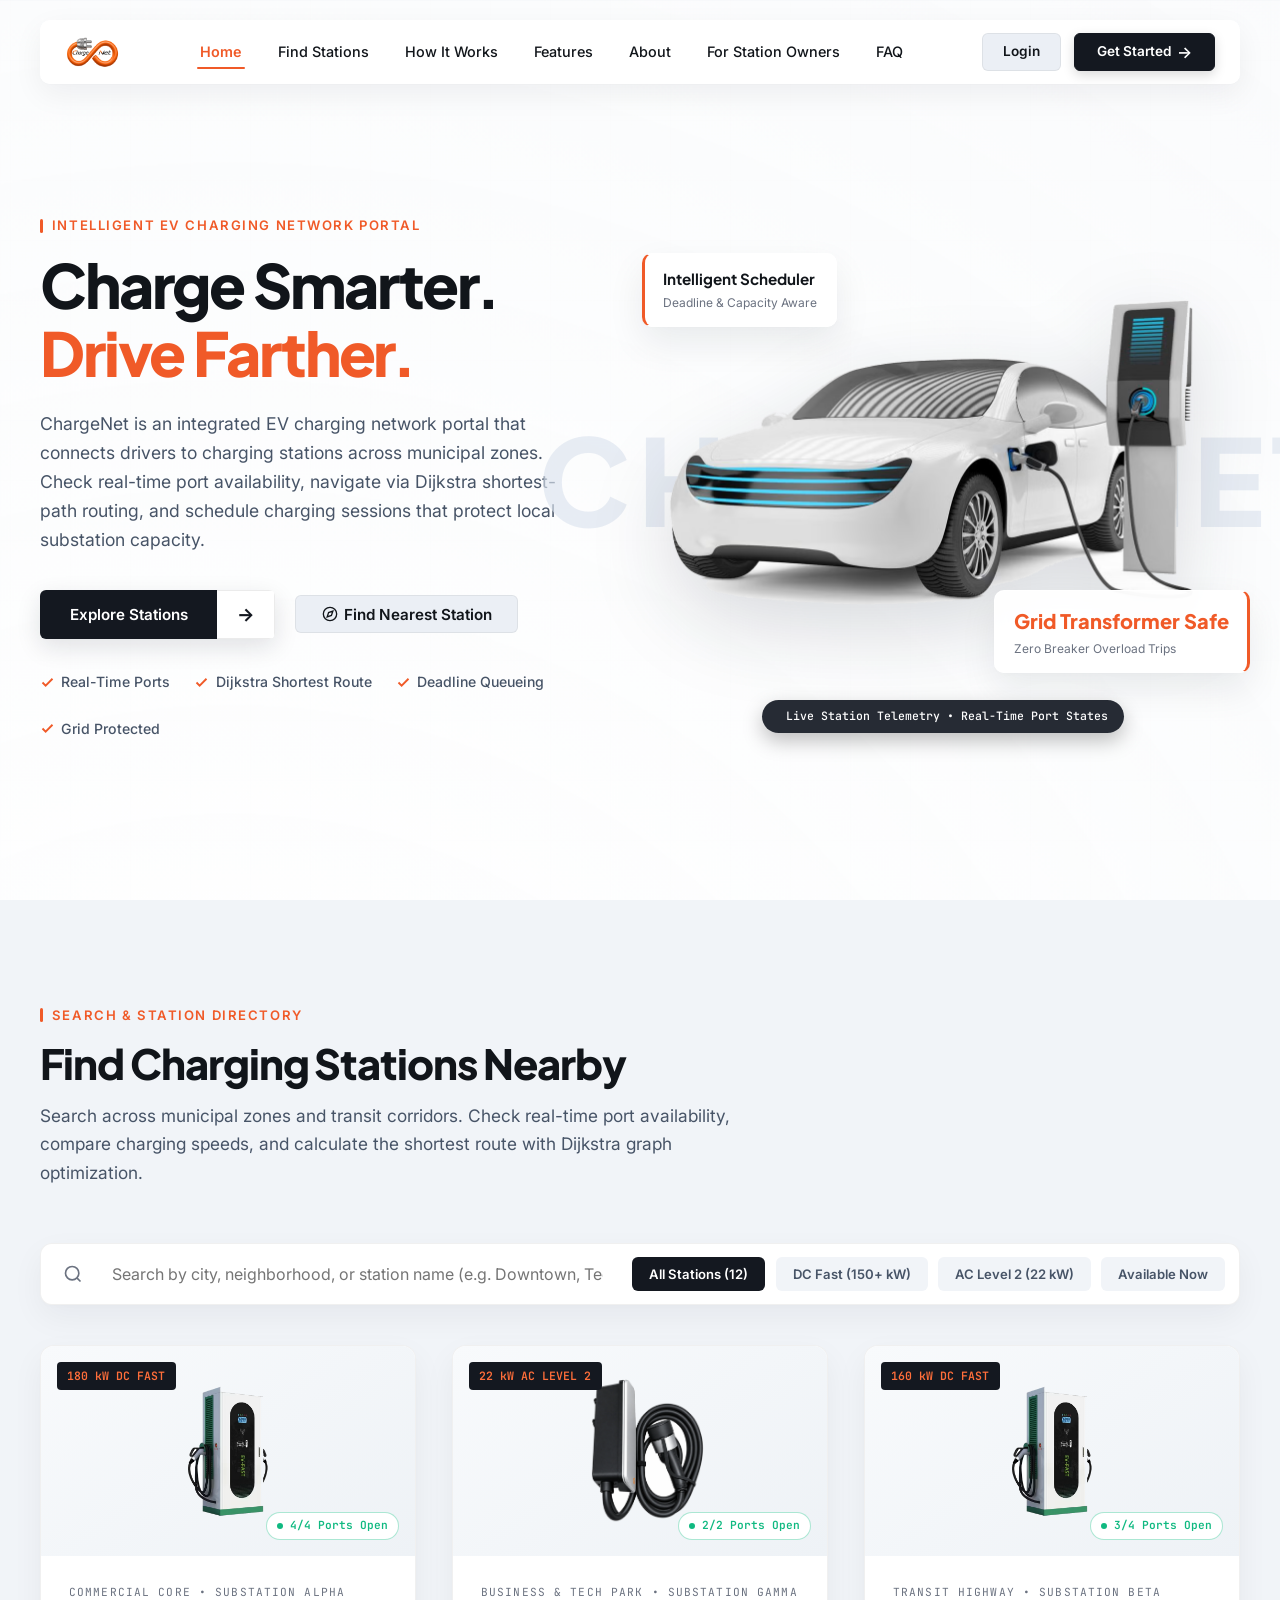
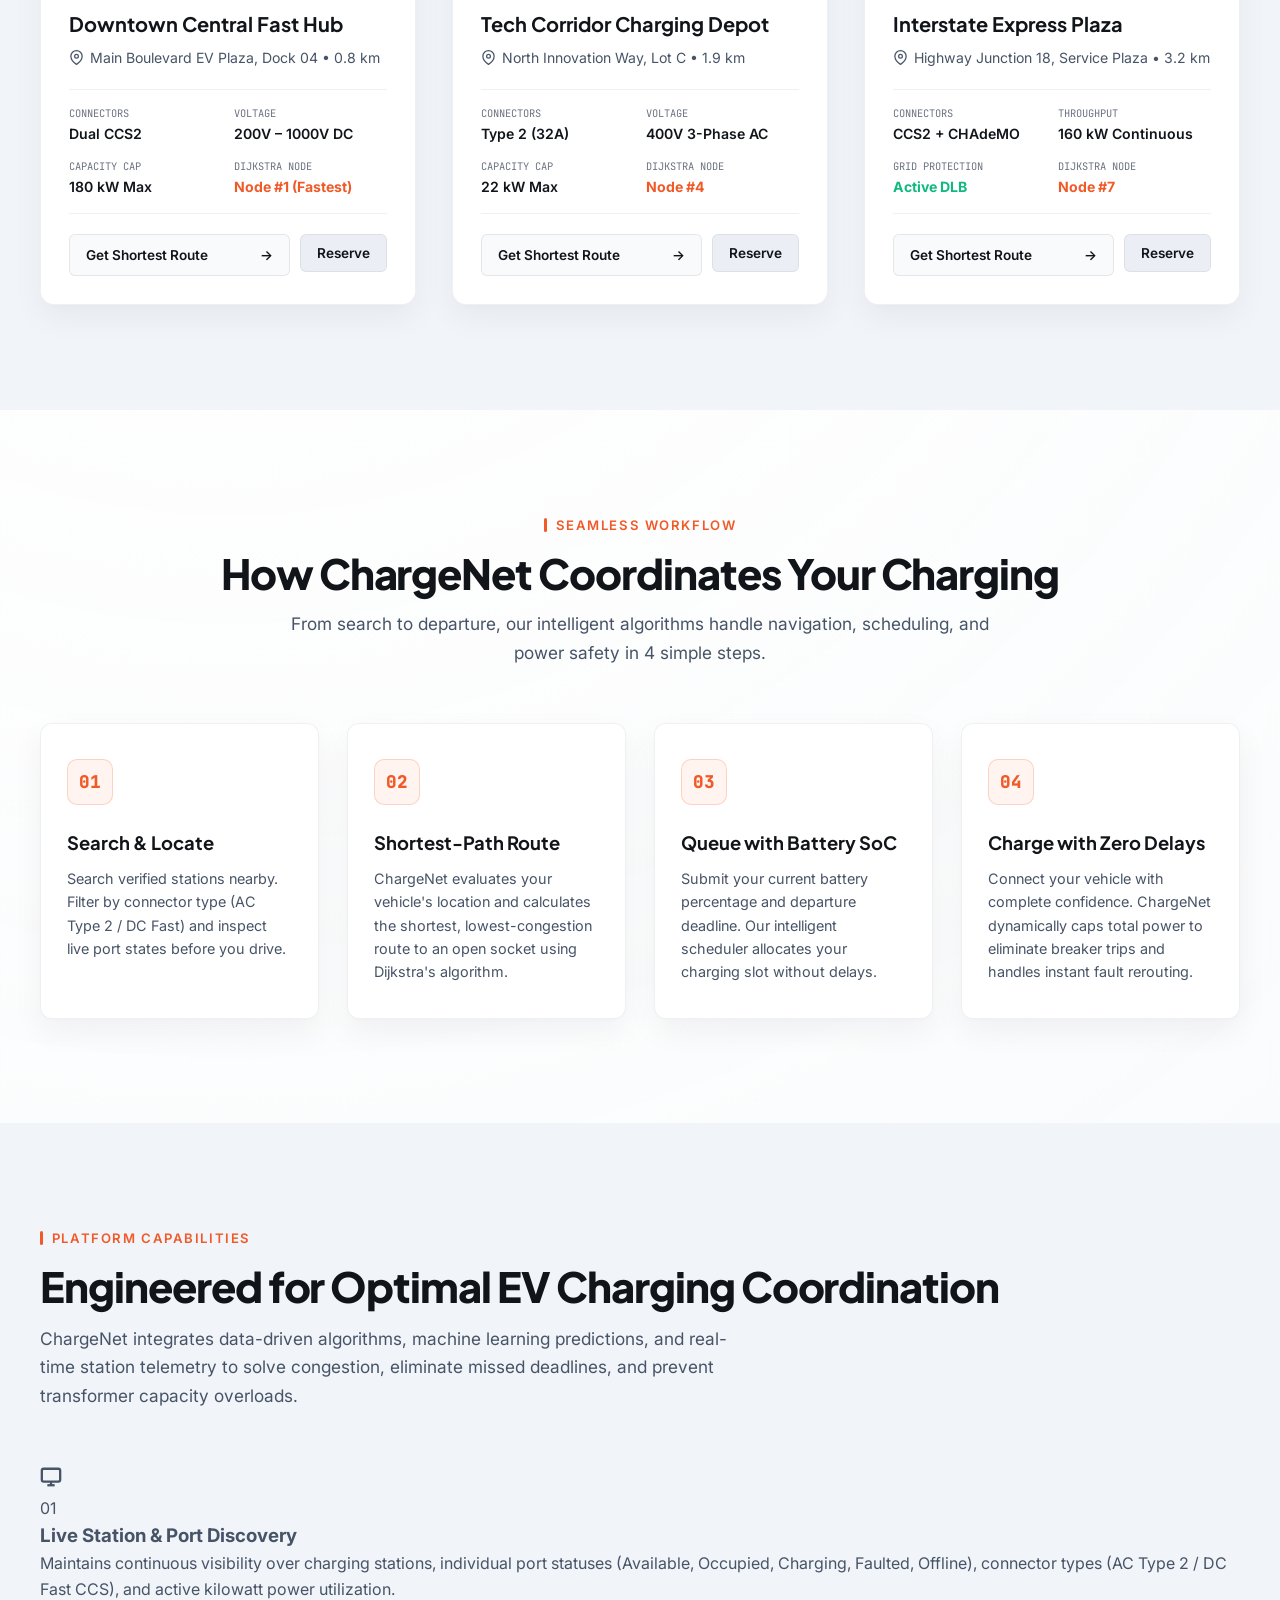
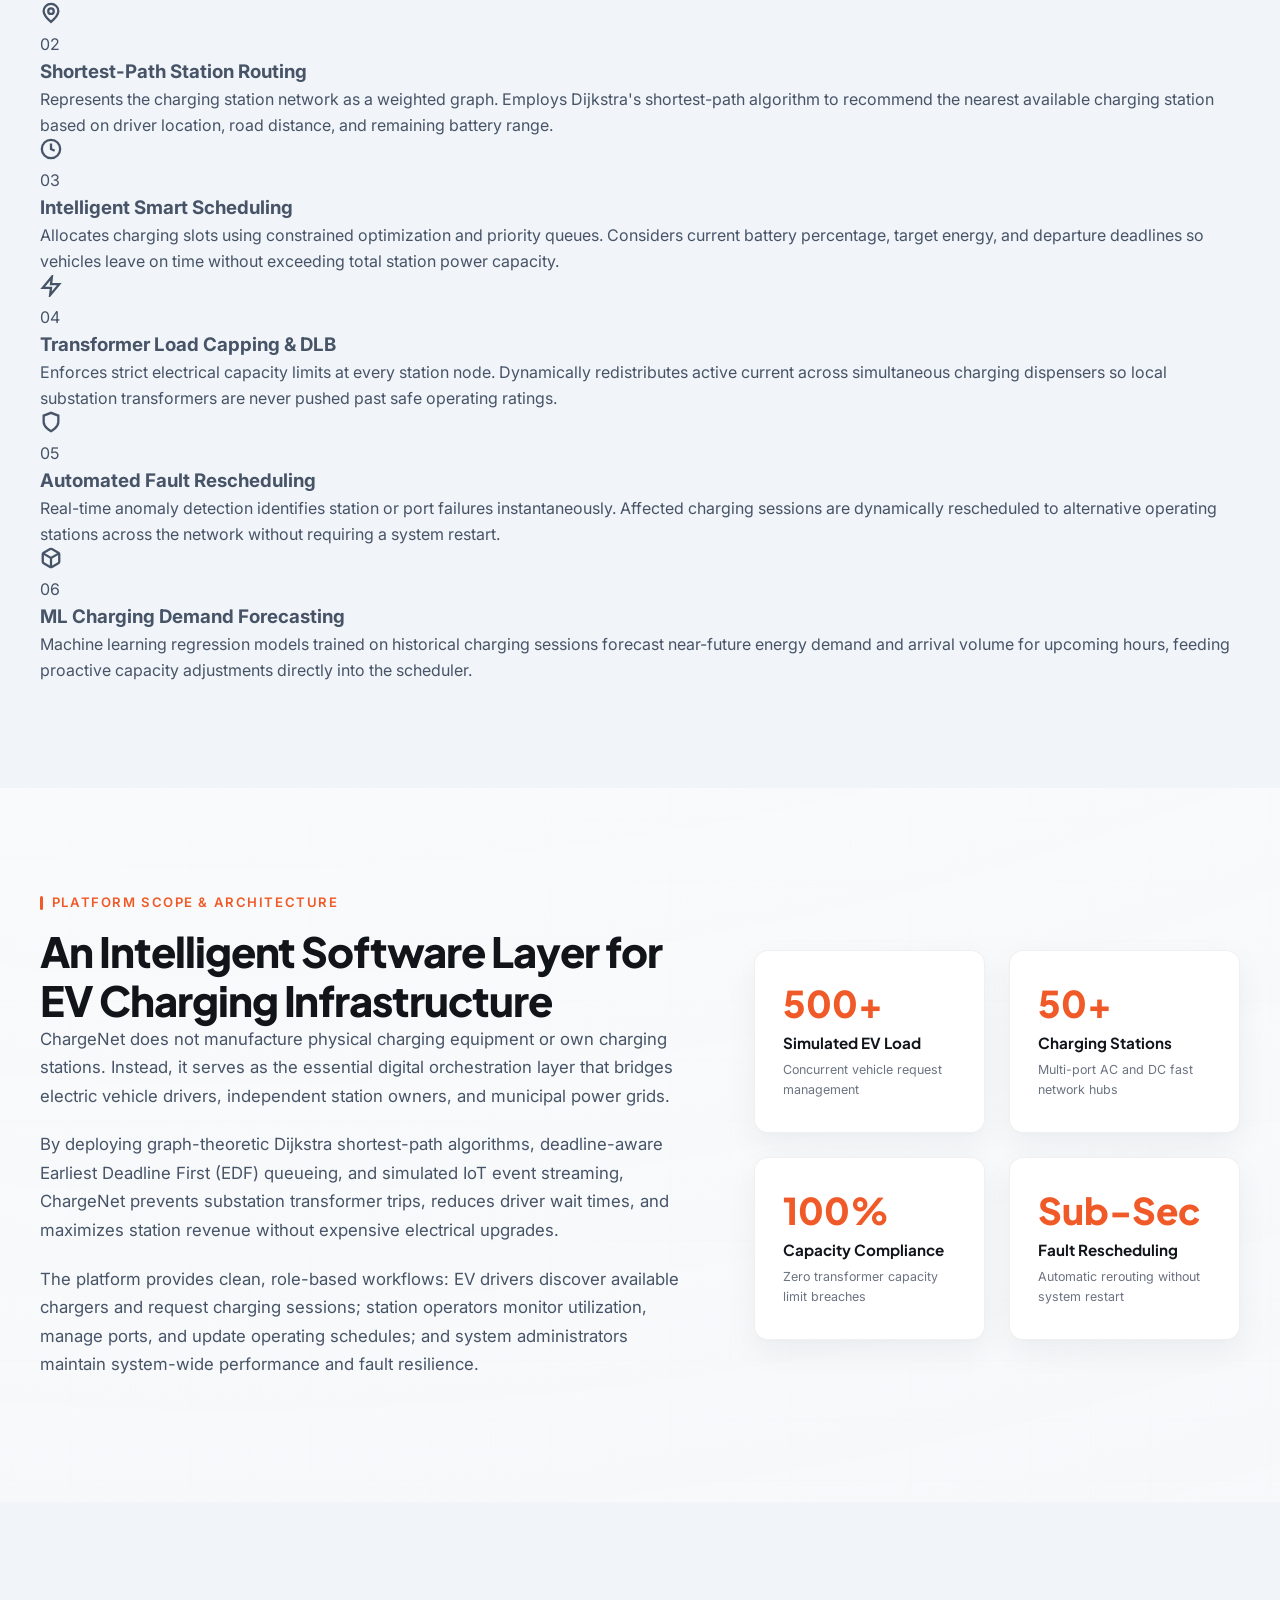
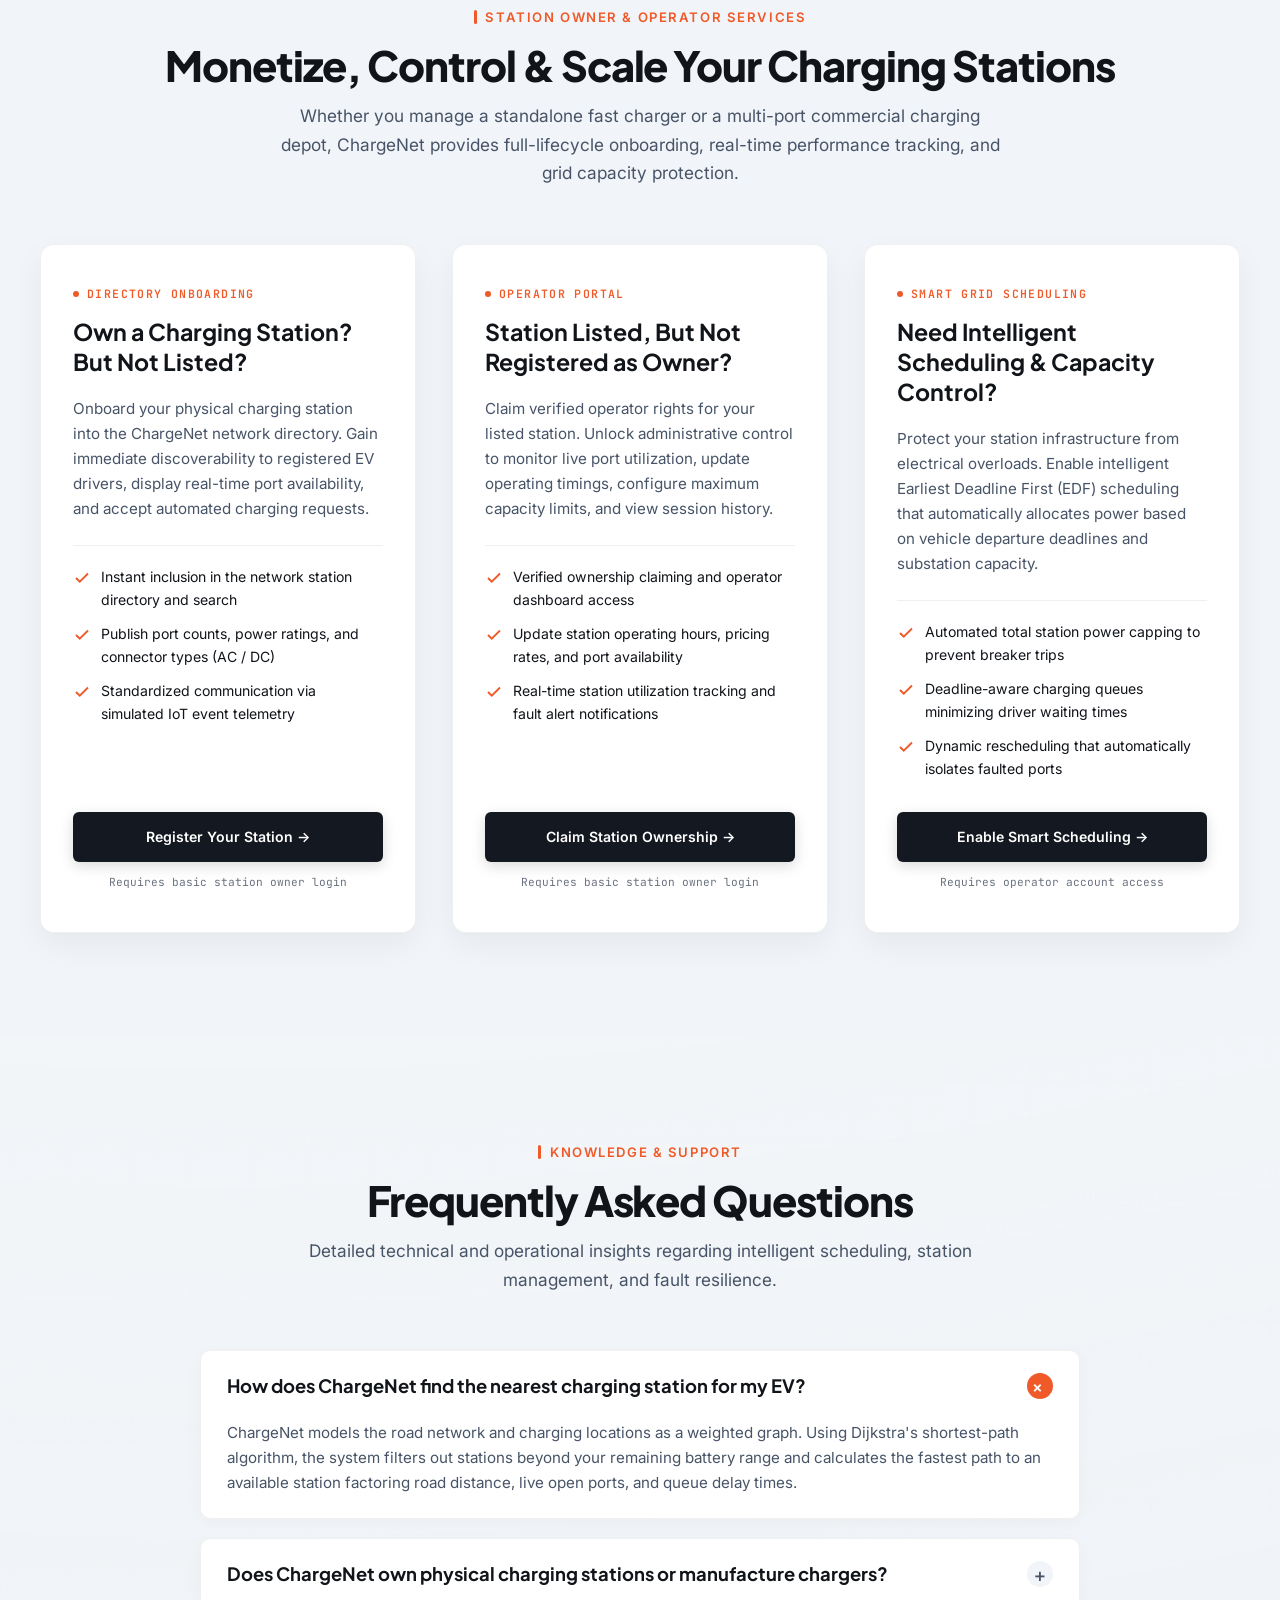
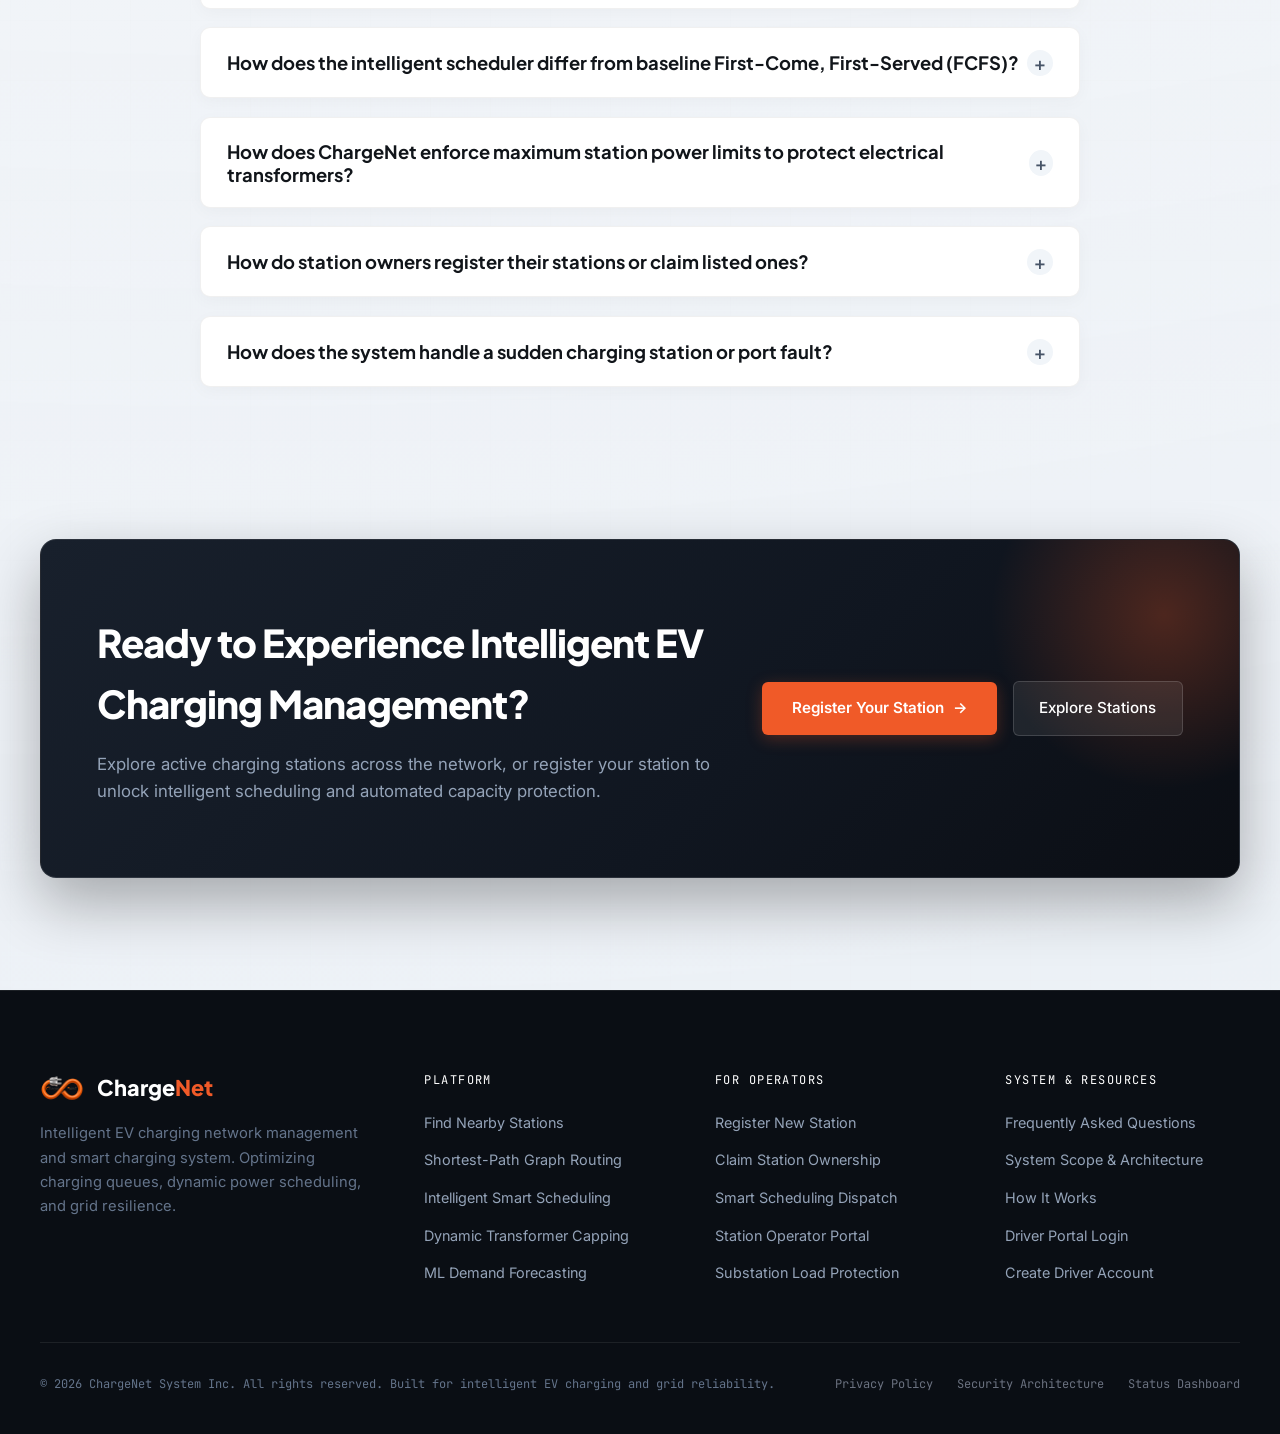
<file: landing page/index.html>
<!DOCTYPE html>
<html lang="en">
<head>
  <meta charset="UTF-8">
  <meta name="viewport" content="width=device-width, initial-scale=1.0">
  <title>ChargeNet // Intelligent EV Charging Network Management &amp; Smart Scheduling</title>
  <meta name="description" content="ChargeNet: Next-generation EV charging network portal. Real-time station discovery, Dijkstra shortest-path routing, deadline-aware smart scheduling, and grid capacity protection.">
  
  <!-- Favicon -->
  <link rel="icon" type="image/png" href="images/Charge Net Infinity Cable Logo.png">
  
  <!-- Stylesheet -->
  <link rel="stylesheet" href="css/style.css">
</head>
<body class="architectural-grid-bg">

  <!-- ===================================================================
       FIXED FLOATING FROSTED NAVBAR (Pinned on Scroll, Border-Free Logo)
       =================================================================== -->
  <header class="navbar-wrapper">
    <nav class="floating-navbar">
      
      <!-- Left: Logo (Zero border, fully transparent, logo only) -->
      <a href="#home" class="nav-brand" aria-label="ChargeNet Home">
        <img src="images/Charge Net Infinity Cable Logo.png" alt="ChargeNet Cable Logo" class="nav-brand-img">
      </a>

      <!-- Center: Navigation Links -->
      <ul class="nav-menu">
        <li><a href="#home" class="nav-link active">Home</a></li>
        <li><a href="#stations" class="nav-link">Find Stations</a></li>
        <li><a href="#how-it-works" class="nav-link">How It Works</a></li>
        <li><a href="#features" class="nav-link">Features</a></li>
        <li><a href="#about" class="nav-link">About</a></li>
        <li><a href="#services" class="nav-link">For Station Owners</a></li>
        <li><a href="#faq" class="nav-link">FAQ</a></li>
      </ul>

      <!-- Right: Action Buttons -->
      <div class="nav-actions">
        <a href="login.html" class="btn-nav-box" style="text-decoration: none; display: inline-flex; align-items: center;">Login</a>
        <a href="register.html" class="btn-nav-dark" style="text-decoration: none; display: inline-flex; align-items: center; gap: 0.4rem;">
          <span>Get Started</span>
          <span style="font-size: 1rem; line-height: 1;">&rarr;</span>
        </a>
      </div>

    </nav>
  </header>

  <!-- ===================================================================
       SECTION 1: HERO VIEWPORT (Full Bleed Section, No Enclosing Card Box)
       =================================================================== -->
  <section class="section-hero" id="home">
    <div class="container hero-grid">
      
      <!-- Left Column: Typography, Value Proposition & Explore Stations Button -->
      <div class="hero-left">
        <div class="category-eyebrow">Intelligent EV Charging Network Portal</div>
        
        <h1 class="hero-title">
          Charge Smarter.<br>
          <span class="highlight-orange">Drive Farther.</span>
        </h1>

        <p class="hero-desc">
          ChargeNet is an integrated EV charging network portal that connects drivers to charging stations across municipal zones. Check real-time port availability, navigate via Dijkstra shortest-path routing, and schedule charging sessions that protect local substation capacity.
        </p>

        <!-- Signature AeroVA Explore Stations Split Button & Secondary Action -->
        <div style="display: flex; align-items: center; gap: 1.25rem; flex-wrap: wrap;">
          <a href="#stations" class="explore-btn-group">
            <button class="explore-btn-main" type="button">Explore Stations</button>
            <span class="explore-btn-arrow">&rarr;</span>
          </a>
          <button type="button" class="btn-nav-box" style="padding: 0.95rem 1.6rem; font-size: 0.95rem;" onclick="triggerNearestStation()">
            <svg width="16" height="16" viewBox="0 0 24 24" fill="none" stroke="currentColor" stroke-width="2" style="margin-right: 6px; vertical-align: middle;"><circle cx="12" cy="12" r="10"></circle><polygon points="16.24 7.76 14.12 14.12 7.76 16.24 9.88 9.88 16.24 7.76"></polygon></svg>
            Find Nearest Station
          </button>
        </div>

        <!-- Trust Checkmarks Strip -->
        <div style="margin-top: 2rem; display: flex; align-items: center; gap: 1.5rem; flex-wrap: wrap; font-size: 0.88rem; color: var(--text-secondary); font-weight: 500;">
          <span style="display: inline-flex; align-items: center; gap: 0.4rem;">
            <svg width="15" height="15" viewBox="0 0 24 24" fill="none" stroke="var(--accent-orange)" stroke-width="3"><polyline points="20 6 9 17 4 12"></polyline></svg>
            Real-Time Ports
          </span>
          <span style="display: inline-flex; align-items: center; gap: 0.4rem;">
            <svg width="15" height="15" viewBox="0 0 24 24" fill="none" stroke="var(--accent-orange)" stroke-width="3"><polyline points="20 6 9 17 4 12"></polyline></svg>
            Dijkstra Shortest Route
          </span>
          <span style="display: inline-flex; align-items: center; gap: 0.4rem;">
            <svg width="15" height="15" viewBox="0 0 24 24" fill="none" stroke="var(--accent-orange)" stroke-width="3"><polyline points="20 6 9 17 4 12"></polyline></svg>
            Deadline Queueing
          </span>
          <span style="display: inline-flex; align-items: center; gap: 0.4rem;">
            <svg width="15" height="15" viewBox="0 0 24 24" fill="none" stroke="var(--accent-orange)" stroke-width="3"><polyline points="20 6 9 17 4 12"></polyline></svg>
            Grid Protected
          </span>
        </div>
      </div>

      <!-- Right Column: Centerpiece Transparent EV Visual + Frosted Glass Callouts -->
      <div class="hero-right-stage">
        
        <!-- Faint Architectural Watermark -->
        <div class="hero-watermark">CHARGENET</div>

        <!-- Glass Callout 1 (Top Left) -->
        <div class="hero-callout-card top">
          <div class="title">Intelligent Scheduler</div>
          <div class="sub">Deadline &amp; Capacity Aware</div>
        </div>

        <!-- Centerpiece Transparent EV Charging Cutout with Smooth Floating Animation -->
        <img src="images/ev_charging_homepage_transparent.png"
             alt="Autonomous EV Charging Hardware System"
             class="hero-centerpiece-img">

        <!-- Glass Callout 2 (Bottom Right) -->
        <div class="hero-callout-card right">
          <div class="stat">Grid Transformer Safe</div>
          <div class="sub">Zero Breaker Overload Trips</div>
        </div>

        <!-- Hardware Pointer Badge (Bottom Left) -->
        <div class="hero-pointer-tag">
          <span class="live-pulse"></span>
          <span>Live Station Telemetry &bull; Real-Time Port States</span>
        </div>

      </div>

    </div>
  </section>

  <!-- ===================================================================
       SECTION 2: FIND CHARGING STATIONS NEARBY (Search & Live Directory)
       =================================================================== -->
  <section class="page-section" id="stations" style="background: #F1F4F8;">
    <div class="container">
      
      <div class="section-header reveal-on-scroll">
        <div class="category-eyebrow">Search &amp; Station Directory</div>
        <h2 class="section-title">Find Charging Stations Nearby</h2>
        <p class="section-desc">
          Search across municipal zones and transit corridors. Check real-time port availability, compare charging speeds, and calculate the shortest route with Dijkstra graph optimization.
        </p>
      </div>

      <!-- Interactive Search Bar & Filter Controls -->
      <div class="finder-search-bar-wrap reveal-on-scroll">
        <svg width="20" height="20" viewBox="0 0 24 24" fill="none" stroke="#6B7280" stroke-width="2" style="margin-left: 0.5rem; flex-shrink: 0;">
          <circle cx="11" cy="11" r="8"></circle>
          <line x1="21" y1="21" x2="16.65" y2="16.65"></line>
        </svg>
        <input type="text" 
               id="stationSearchInput" 
               class="finder-search-input" 
               placeholder="Search by city, neighborhood, or station name (e.g. Downtown, Tech Park, Expressway)..."
               oninput="filterStations()">
        <div class="finder-tabs-row">
          <button type="button" class="finder-tab-btn active" onclick="setStationFilter('all', this)">All Stations (12)</button>
          <button type="button" class="finder-tab-btn" onclick="setStationFilter('dc', this)">DC Fast (150+ kW)</button>
          <button type="button" class="finder-tab-btn" onclick="setStationFilter('ac', this)">AC Level 2 (22 kW)</button>
          <button type="button" class="finder-tab-btn" onclick="setStationFilter('available', this)">Available Now</button>
        </div>
      </div>

      <!-- Interactive Dijkstra Route Calculation Notification Banner -->
      <div id="routeAlert" class="route-calc-alert">
        <div class="route-calc-info">
          <div class="route-calc-icon">
            <svg width="20" height="20" viewBox="0 0 24 24" fill="none" stroke="currentColor" stroke-width="2.5"><circle cx="12" cy="12" r="10"></circle><polygon points="16.24 7.76 14.12 14.12 7.76 16.24 9.88 9.88 16.24 7.76"></polygon></svg>
          </div>
          <div>
            <div class="route-calc-title" id="routeAlertTitle">Shortest Route Calculated (Dijkstra Algorithm)</div>
            <div class="route-calc-details" id="routeAlertDetails">Distance: 0.8 km via 4th Ave Arterial &bull; Est. travel time: 4 mins &bull; 4 ports open &bull; Zero waiting queue.</div>
          </div>
        </div>
        <div style="display: flex; align-items: center; gap: 0.75rem;">
          <button type="button" class="btn-nav-dark" style="padding: 0.6rem 1.1rem; font-size: 0.85rem;" onclick="openReserveModal('Recommended Station')">
            <span>Reserve Slot</span>
            <span>&rarr;</span>
          </button>
          <button type="button" class="route-calc-close" onclick="closeRouteAlert()" aria-label="Dismiss">&times;</button>
        </div>
      </div>

      <!-- Live Stations Results Grid -->
      <div class="stations-results-grid" id="stationsGrid">
        
        <!-- Station 1: Downtown Central Fast Hub -->
        <div class="station-result-card reveal-on-scroll reveal-delay-1" data-category="dc available" data-name="downtown central fast hub commercial core alpha">
          <div class="station-thumb-container">
            <span class="badge-station-power">180 kW DC FAST</span>
            <img src="images/yaolaichong_transparent.png" alt="Downtown Central 180kW DC Fast Charging Station">
            <div class="badge-station-status">
              <span class="status-dot-active"></span>
              <span>4/4 Ports Open</span>
            </div>
          </div>
          <div class="station-info-body">
            <div class="station-zone-label">Commercial Core &bull; Substation Alpha</div>
            <h3 class="station-title-text">Downtown Central Fast Hub</h3>
            <div class="station-loc-row">
              <svg width="15" height="15" viewBox="0 0 24 24" fill="none" stroke="currentColor" stroke-width="2"><path d="M21 10c0 7-9 13-9 13s-9-6-9-13a9 9 0 0 1 18 0z"></path><circle cx="12" cy="10" r="3"></circle></svg>
              <span>Main Boulevard EV Plaza, Dock 04 &bull; 0.8 km</span>
            </div>
            <div class="station-specs-grid">
              <div class="spec-item">
                <div class="k">Connectors</div>
                <div class="v">Dual CCS2</div>
              </div>
              <div class="spec-item">
                <div class="k">Voltage</div>
                <div class="v">200V &ndash; 1000V DC</div>
              </div>
              <div class="spec-item">
                <div class="k">Capacity Cap</div>
                <div class="v">180 kW Max</div>
              </div>
              <div class="spec-item">
                <div class="k">Dijkstra Node</div>
                <div class="v" style="color: var(--accent-orange); font-weight:700;">Node #1 (Fastest)</div>
              </div>
            </div>
            <div style="display: flex; gap: 0.65rem; margin-top: auto;">
              <button type="button" class="btn-get-route" style="flex: 1;" onclick="calculateDijkstraRoute('Downtown Central Fast Hub', '0.8 km', '4 mins', '4/4 Ports Open', 'Main Blvd Corridor')">
                <span>Get Shortest Route</span>
                <span>&rarr;</span>
              </button>
              <button type="button" class="btn-nav-box" style="padding: 0.75rem 1rem; font-size: 0.85rem;" onclick="openReserveModal('Downtown Central Fast Hub')">
                Reserve
              </button>
            </div>
          </div>
        </div>

        <!-- Station 2: Tech Corridor Charging Depot -->
        <div class="station-result-card reveal-on-scroll reveal-delay-2" data-category="ac available" data-name="tech corridor charging depot business park gamma">
          <div class="station-thumb-container">
            <span class="badge-station-power">22 kW AC LEVEL 2</span>
            <img src="images/mora_q8_transparent.png" alt="Tech Corridor 22kW AC Commercial Charging Station">
            <div class="badge-station-status">
              <span class="status-dot-active"></span>
              <span>2/2 Ports Open</span>
            </div>
          </div>
          <div class="station-info-body">
            <div class="station-zone-label">Business &amp; Tech Park &bull; Substation Gamma</div>
            <h3 class="station-title-text">Tech Corridor Charging Depot</h3>
            <div class="station-loc-row">
              <svg width="15" height="15" viewBox="0 0 24 24" fill="none" stroke="currentColor" stroke-width="2"><path d="M21 10c0 7-9 13-9 13s-9-6-9-13a9 9 0 0 1 18 0z"></path><circle cx="12" cy="10" r="3"></circle></svg>
              <span>North Innovation Way, Lot C &bull; 1.9 km</span>
            </div>
            <div class="station-specs-grid">
              <div class="spec-item">
                <div class="k">Connectors</div>
                <div class="v">Type 2 (32A)</div>
              </div>
              <div class="spec-item">
                <div class="k">Voltage</div>
                <div class="v">400V 3-Phase AC</div>
              </div>
              <div class="spec-item">
                <div class="k">Capacity Cap</div>
                <div class="v">22 kW Max</div>
              </div>
              <div class="spec-item">
                <div class="k">Dijkstra Node</div>
                <div class="v" style="color: var(--accent-orange); font-weight:700;">Node #4</div>
              </div>
            </div>
            <div style="display: flex; gap: 0.65rem; margin-top: auto;">
              <button type="button" class="btn-get-route" style="flex: 1;" onclick="calculateDijkstraRoute('Tech Corridor Charging Depot', '1.9 km', '7 mins', '2/2 Ports Open', 'Innovation Expressway')">
                <span>Get Shortest Route</span>
                <span>&rarr;</span>
              </button>
              <button type="button" class="btn-nav-box" style="padding: 0.75rem 1rem; font-size: 0.85rem;" onclick="openReserveModal('Tech Corridor Charging Depot')">
                Reserve
              </button>
            </div>
          </div>
        </div>

        <!-- Station 3: Interstate Express Service Plaza -->
        <div class="station-result-card reveal-on-scroll reveal-delay-3" data-category="dc available" data-name="interstate express service plaza highway transit beta">
          <div class="station-thumb-container">
            <span class="badge-station-power">160 kW DC FAST</span>
            <img src="images/yaolaichong_transparent.png" alt="Interstate 160kW DC Fast Charging Station">
            <div class="badge-station-status">
              <span class="status-dot-active"></span>
              <span>3/4 Ports Open</span>
            </div>
          </div>
          <div class="station-info-body">
            <div class="station-zone-label">Transit Highway &bull; Substation Beta</div>
            <h3 class="station-title-text">Interstate Express Plaza</h3>
            <div class="station-loc-row">
              <svg width="15" height="15" viewBox="0 0 24 24" fill="none" stroke="currentColor" stroke-width="2"><path d="M21 10c0 7-9 13-9 13s-9-6-9-13a9 9 0 0 1 18 0z"></path><circle cx="12" cy="10" r="3"></circle></svg>
              <span>Highway Junction 18, Service Plaza &bull; 3.2 km</span>
            </div>
            <div class="station-specs-grid">
              <div class="spec-item">
                <div class="k">Connectors</div>
                <div class="v">CCS2 + CHAdeMO</div>
              </div>
              <div class="spec-item">
                <div class="k">Throughput</div>
                <div class="v">160 kW Continuous</div>
              </div>
              <div class="spec-item">
                <div class="k">Grid Protection</div>
                <div class="v" style="color: var(--accent-mint); font-weight:700;">Active DLB</div>
              </div>
              <div class="spec-item">
                <div class="k">Dijkstra Node</div>
                <div class="v" style="color: var(--accent-orange); font-weight:700;">Node #7</div>
              </div>
            </div>
            <div style="display: flex; gap: 0.65rem; margin-top: auto;">
              <button type="button" class="btn-get-route" style="flex: 1;" onclick="calculateDijkstraRoute('Interstate Express Plaza', '3.2 km', '11 mins', '3/4 Ports Open', 'Highway 101 North')">
                <span>Get Shortest Route</span>
                <span>&rarr;</span>
              </button>
              <button type="button" class="btn-nav-box" style="padding: 0.75rem 1rem; font-size: 0.85rem;" onclick="openReserveModal('Interstate Express Plaza')">
                Reserve
              </button>
            </div>
          </div>
        </div>

      </div>

    </div>
  </section>

  <!-- ===================================================================
       SECTION 3: HOW IT WORKS (Charge in 4 Simple Steps)
       =================================================================== -->
  <section class="page-section" id="how-it-works">
    <div class="container">
      
      <div class="section-header reveal-on-scroll" style="text-align: center; margin-bottom: 3.5rem;">
        <div class="category-eyebrow">Seamless Workflow</div>
        <h2 class="section-title">How ChargeNet Coordinates Your Charging</h2>
        <p class="section-desc" style="margin: 0.75rem auto 0;">
          From search to departure, our intelligent algorithms handle navigation, scheduling, and power safety in 4 simple steps.
        </p>
      </div>

      <div class="steps-grid">
        
        <!-- Step 1 -->
        <div class="step-card reveal-on-scroll reveal-delay-1">
          <div class="step-num-badge">01</div>
          <h3 class="step-title">Search &amp; Locate</h3>
          <p class="step-desc">
            Search verified stations nearby. Filter by connector type (AC Type 2 / DC Fast) and inspect live port states before you drive.
          </p>
        </div>

        <!-- Step 2 -->
        <div class="step-card reveal-on-scroll reveal-delay-2">
          <div class="step-num-badge">02</div>
          <h3 class="step-title">Shortest-Path Route</h3>
          <p class="step-desc">
            ChargeNet evaluates your vehicle's location and calculates the shortest, lowest-congestion route to an open socket using Dijkstra's algorithm.
          </p>
        </div>

        <!-- Step 3 -->
        <div class="step-card reveal-on-scroll reveal-delay-3">
          <div class="step-num-badge">03</div>
          <h3 class="step-title">Queue with Battery SoC</h3>
          <p class="step-desc">
            Submit your current battery percentage and departure deadline. Our intelligent scheduler allocates your charging slot without delays.
          </p>
        </div>

        <!-- Step 4 -->
        <div class="step-card reveal-on-scroll reveal-delay-4">
          <div class="step-num-badge">04</div>
          <h3 class="step-title">Charge with Zero Delays</h3>
          <p class="step-desc">
            Connect your vehicle with complete confidence. ChargeNet dynamically caps total power to eliminate breaker trips and handles instant fault rerouting.
          </p>
        </div>

      </div>

    </div>
  </section>

  <!-- ===================================================================
       SECTION 4: CORE PLATFORM CAPABILITIES (ChargeNet SRS Features)
       =================================================================== -->
  <section class="page-section" id="features" style="background: #F1F4F8;">
    <div class="container">
      
      <div class="section-header reveal-on-scroll">
        <div class="category-eyebrow">Platform Capabilities</div>
        <h2 class="section-title">Engineered for Optimal EV Charging Coordination</h2>
        <p class="section-desc">
          ChargeNet integrates data-driven algorithms, machine learning predictions, and real-time station telemetry to solve congestion, eliminate missed deadlines, and prevent transformer capacity overloads.
        </p>
      </div>

      <div class="features-grid">
        
        <!-- Feature 1: Live Station & Port Discovery -->
        <div class="feature-card reveal-on-scroll reveal-delay-1">
          <div class="feature-icon-badge">
            <div class="feature-icon-box">
              <svg width="22" height="22" viewBox="0 0 24 24" fill="none" stroke="currentColor" stroke-width="2.5">
                <rect x="2" y="3" width="20" height="14" rx="2" ry="2"></rect>
                <line x1="8" y1="21" x2="16" y2="21"></line>
                <line x1="12" y1="17" x2="12" y2="21"></line>
              </svg>
            </div>
            <span class="feature-num">01</span>
          </div>
          <h3 class="feature-title">Live Station &amp; Port Discovery</h3>
          <p class="feature-desc">
            Maintains continuous visibility over charging stations, individual port statuses (Available, Occupied, Charging, Faulted, Offline), connector types (AC Type 2 / DC Fast CCS), and active kilowatt power utilization.
          </p>
        </div>

        <!-- Feature 2: Shortest-Path Graph Routing -->
        <div class="feature-card reveal-on-scroll reveal-delay-2">
          <div class="feature-icon-badge">
            <div class="feature-icon-box">
              <svg width="22" height="22" viewBox="0 0 24 24" fill="none" stroke="currentColor" stroke-width="2.5">
                <circle cx="12" cy="10" r="3"></circle>
                <path d="M12 21.7C17.3 17 20 13 20 10a8 8 0 1 0-16 0c0 3 2.7 7 8 11.7z"></path>
              </svg>
            </div>
            <span class="feature-num">02</span>
          </div>
          <h3 class="feature-title">Shortest-Path Station Routing</h3>
          <p class="feature-desc">
            Represents the charging station network as a weighted graph. Employs Dijkstra's shortest-path algorithm to recommend the nearest available charging station based on driver location, road distance, and remaining battery range.
          </p>
        </div>

        <!-- Feature 3: Intelligent Scheduling -->
        <div class="feature-card reveal-on-scroll reveal-delay-3">
          <div class="feature-icon-badge">
            <div class="feature-icon-box">
              <svg width="22" height="22" viewBox="0 0 24 24" fill="none" stroke="currentColor" stroke-width="2.5">
                <circle cx="12" cy="12" r="10"></circle>
                <polyline points="12 6 12 12 16 14"></polyline>
              </svg>
            </div>
            <span class="feature-num">03</span>
          </div>
          <h3 class="feature-title">Intelligent Smart Scheduling</h3>
          <p class="feature-desc">
            Allocates charging slots using constrained optimization and priority queues. Considers current battery percentage, target energy, and departure deadlines so vehicles leave on time without exceeding total station power capacity.
          </p>
        </div>

        <!-- Feature 4: Dynamic Load Capping -->
        <div class="feature-card reveal-on-scroll reveal-delay-4">
          <div class="feature-icon-badge">
            <div class="feature-icon-box">
              <svg width="22" height="22" viewBox="0 0 24 24" fill="none" stroke="currentColor" stroke-width="2.5">
                <polygon points="13 2 3 14 12 14 11 22 21 10 12 10 13 2"></polygon>
              </svg>
            </div>
            <span class="feature-num">04</span>
          </div>
          <h3 class="feature-title">Transformer Load Capping &amp; DLB</h3>
          <p class="feature-desc">
            Enforces strict electrical capacity limits at every station node. Dynamically redistributes active current across simultaneous charging dispensers so local substation transformers are never pushed past safe operating ratings.
          </p>
        </div>

        <!-- Feature 5: Automated Fault Rescheduling -->
        <div class="feature-card reveal-on-scroll reveal-delay-5">
          <div class="feature-icon-badge">
            <div class="feature-icon-box">
              <svg width="22" height="22" viewBox="0 0 24 24" fill="none" stroke="currentColor" stroke-width="2.5">
                <path d="M12 22s8-4 8-10V5l-8-3-8 3v7c0 6 8 10 8 10z"></path>
              </svg>
            </div>
            <span class="feature-num">05</span>
          </div>
          <h3 class="feature-title">Automated Fault Rescheduling</h3>
          <p class="feature-desc">
            Real-time anomaly detection identifies station or port failures instantaneously. Affected charging sessions are dynamically rescheduled to alternative operating stations across the network without requiring a system restart.
          </p>
        </div>

        <!-- Feature 6: ML Demand Prediction -->
        <div class="feature-card reveal-on-scroll reveal-delay-6">
          <div class="feature-icon-badge">
            <div class="feature-icon-box">
              <svg width="22" height="22" viewBox="0 0 24 24" fill="none" stroke="currentColor" stroke-width="2.5">
                <path d="M21 16V8a2 2 0 0 0-1-1.73l-7-4a2 2 0 0 0-2 0l-7 4A2 2 0 0 0 3 8v8a2 2 0 0 0 1 1.73l7 4a2 2 0 0 0 2 0l7-4A2 2 0 0 0 21 16z"></path>
                <polyline points="3.27 6.96 12 12.01 20.73 6.96"></polyline>
                <line x1="12" y1="22.08" x2="12" y2="12"></line>
              </svg>
            </div>
            <span class="feature-num">06</span>
          </div>
          <h3 class="feature-title">ML Charging Demand Forecasting</h3>
          <p class="feature-desc">
            Machine learning regression models trained on historical charging sessions forecast near-future energy demand and arrival volume for upcoming hours, feeding proactive capacity adjustments directly into the scheduler.
          </p>
        </div>

      </div>

    </div>
  </section>

  <!-- ===================================================================
       SECTION 5: ABOUT CHARGENET (System Architecture & Scope)
       =================================================================== -->
  <section class="page-section" id="about">
    <div class="container">
      
      <div class="about-grid">
        
        <!-- Left: Formal Enterprise Narrative -->
        <div class="about-narrative reveal-on-scroll">
          <div class="category-eyebrow">Platform Scope &amp; Architecture</div>
          <h2 class="section-title">An Intelligent Software Layer for EV Charging Infrastructure</h2>
          
          <p class="about-p">
            ChargeNet does not manufacture physical charging equipment or own charging stations. Instead, it serves as the essential digital orchestration layer that bridges electric vehicle drivers, independent station owners, and municipal power grids.
          </p>
          
          <p class="about-p">
            By deploying graph-theoretic Dijkstra shortest-path algorithms, deadline-aware Earliest Deadline First (EDF) queueing, and simulated IoT event streaming, ChargeNet prevents substation transformer trips, reduces driver wait times, and maximizes station revenue without expensive electrical upgrades.
          </p>

          <p class="about-p">
            The platform provides clean, role-based workflows: EV drivers discover available chargers and request charging sessions; station operators monitor utilization, manage ports, and update operating schedules; and system administrators maintain system-wide performance and fault resilience.
          </p>
        </div>

        <!-- Right: System Benchmark Cards -->
        <div class="about-metrics-panel">
          
          <div class="about-metric-card reveal-on-scroll reveal-delay-1">
            <div class="about-metric-val">500+</div>
            <div class="about-metric-label">Simulated EV Load</div>
            <div class="about-metric-sub">Concurrent vehicle request management</div>
          </div>

          <div class="about-metric-card reveal-on-scroll reveal-delay-2">
            <div class="about-metric-val">50+</div>
            <div class="about-metric-label">Charging Stations</div>
            <div class="about-metric-sub">Multi-port AC and DC fast network hubs</div>
          </div>

          <div class="about-metric-card reveal-on-scroll reveal-delay-3">
            <div class="about-metric-val">100%</div>
            <div class="about-metric-label">Capacity Compliance</div>
            <div class="about-metric-sub">Zero transformer capacity limit breaches</div>
          </div>

          <div class="about-metric-card reveal-on-scroll reveal-delay-4">
            <div class="about-metric-val">Sub-Sec</div>
            <div class="about-metric-label">Fault Rescheduling</div>
            <div class="about-metric-sub">Automatic rerouting without system restart</div>
          </div>

        </div>

      </div>

    </div>
  </section>

  <!-- ===================================================================
       SECTION 6: STATION OWNER SERVICES (3 Dedicated Question Cards)
       =================================================================== -->
  <section class="page-section" id="services" style="background: #F1F4F8;">
    <div class="container">
      
      <div class="section-header reveal-on-scroll" style="text-align: center; margin-bottom: 3.5rem;">
        <div class="category-eyebrow">Station Owner &amp; Operator Services</div>
        <h2 class="section-title">Monetize, Control &amp; Scale Your Charging Stations</h2>
        <p class="section-desc" style="margin: 0.75rem auto 0;">
          Whether you manage a standalone fast charger or a multi-port commercial charging depot, ChargeNet provides full-lifecycle onboarding, real-time performance tracking, and grid capacity protection.
        </p>
      </div>

      <div class="services-grid">
        
        <!-- Service Card 1: Directory Onboarding -->
        <div class="service-card reveal-on-scroll reveal-delay-1">
          <div class="service-tag">Directory Onboarding</div>
          <h3 class="service-question">Own a Charging Station? But Not Listed?</h3>
          <p class="service-desc">
            Onboard your physical charging station into the ChargeNet network directory. Gain immediate discoverability to registered EV drivers, display real-time port availability, and accept automated charging requests.
          </p>

          <ul class="service-features-list">
            <li class="service-feature-item">
              <svg width="18" height="18" viewBox="0 0 24 24" fill="none" stroke="currentColor" stroke-width="2.5"><polyline points="20 6 9 17 4 12"></polyline></svg>
              <span>Instant inclusion in the network station directory and search</span>
            </li>
            <li class="service-feature-item">
              <svg width="18" height="18" viewBox="0 0 24 24" fill="none" stroke="currentColor" stroke-width="2.5"><polyline points="20 6 9 17 4 12"></polyline></svg>
              <span>Publish port counts, power ratings, and connector types (AC / DC)</span>
            </li>
            <li class="service-feature-item">
              <svg width="18" height="18" viewBox="0 0 24 24" fill="none" stroke="currentColor" stroke-width="2.5"><polyline points="20 6 9 17 4 12"></polyline></svg>
              <span>Standardized communication via simulated IoT event telemetry</span>
            </li>
          </ul>

          <div class="service-footer">
            <a href="register.html" class="service-btn" style="text-decoration: none; display: inline-flex; align-items: center; justify-content: center;">Register Your Station &rarr;</a>
            <div class="service-req-notice">Requires basic station owner login</div>
          </div>
        </div>

        <!-- Service Card 2: Operator Portal -->
        <div class="service-card reveal-on-scroll reveal-delay-2">
          <div class="service-tag">Operator Portal</div>
          <h3 class="service-question">Station Listed, But Not Registered as Owner?</h3>
          <p class="service-desc">
            Claim verified operator rights for your listed station. Unlock administrative control to monitor live port utilization, update operating timings, configure maximum capacity limits, and view session history.
          </p>

          <ul class="service-features-list">
            <li class="service-feature-item">
              <svg width="18" height="18" viewBox="0 0 24 24" fill="none" stroke="currentColor" stroke-width="2.5"><polyline points="20 6 9 17 4 12"></polyline></svg>
              <span>Verified ownership claiming and operator dashboard access</span>
            </li>
            <li class="service-feature-item">
              <svg width="18" height="18" viewBox="0 0 24 24" fill="none" stroke="currentColor" stroke-width="2.5"><polyline points="20 6 9 17 4 12"></polyline></svg>
              <span>Update station operating hours, pricing rates, and port availability</span>
            </li>
            <li class="service-feature-item">
              <svg width="18" height="18" viewBox="0 0 24 24" fill="none" stroke="currentColor" stroke-width="2.5"><polyline points="20 6 9 17 4 12"></polyline></svg>
              <span>Real-time station utilization tracking and fault alert notifications</span>
            </li>
          </ul>

          <div class="service-footer">
            <a href="login.html" class="service-btn" style="text-decoration: none; display: inline-flex; align-items: center; justify-content: center;">Claim Station Ownership &rarr;</a>
            <div class="service-req-notice">Requires basic station owner login</div>
          </div>
        </div>

        <!-- Service Card 3: Smart Grid Scheduling -->
        <div class="service-card reveal-on-scroll reveal-delay-3">
          <div class="service-tag">Smart Grid Scheduling</div>
          <h3 class="service-question">Need Intelligent Scheduling &amp; Capacity Control?</h3>
          <p class="service-desc">
            Protect your station infrastructure from electrical overloads. Enable intelligent Earliest Deadline First (EDF) scheduling that automatically allocates power based on vehicle departure deadlines and substation capacity.
          </p>

          <ul class="service-features-list">
            <li class="service-feature-item">
              <svg width="18" height="18" viewBox="0 0 24 24" fill="none" stroke="currentColor" stroke-width="2.5"><polyline points="20 6 9 17 4 12"></polyline></svg>
              <span>Automated total station power capping to prevent breaker trips</span>
            </li>
            <li class="service-feature-item">
              <svg width="18" height="18" viewBox="0 0 24 24" fill="none" stroke="currentColor" stroke-width="2.5"><polyline points="20 6 9 17 4 12"></polyline></svg>
              <span>Deadline-aware charging queues minimizing driver waiting times</span>
            </li>
            <li class="service-feature-item">
              <svg width="18" height="18" viewBox="0 0 24 24" fill="none" stroke="currentColor" stroke-width="2.5"><polyline points="20 6 9 17 4 12"></polyline></svg>
              <span>Dynamic rescheduling that automatically isolates faulted ports</span>
            </li>
          </ul>

          <div class="service-footer">
            <a href="login.html" class="service-btn" style="text-decoration: none; display: inline-flex; align-items: center; justify-content: center;">Enable Smart Scheduling &rarr;</a>
            <div class="service-req-notice">Requires operator account access</div>
          </div>
        </div>

      </div>

    </div>
  </section>

  <!-- ===================================================================
       SECTION 7: FREQUENTLY ASKED QUESTIONS (FAQ Accordion)
       =================================================================== -->
  <section class="page-section" id="faq">
    <div class="container">
      
      <div class="section-header reveal-on-scroll" style="text-align: center; margin-bottom: 3.5rem;">
        <div class="category-eyebrow">Knowledge &amp; Support</div>
        <h2 class="section-title">Frequently Asked Questions</h2>
        <p class="section-desc" style="margin: 0.75rem auto 0;">
          Detailed technical and operational insights regarding intelligent scheduling, station management, and fault resilience.
        </p>
      </div>

      <div class="faq-accordion-wrap">
        
        <!-- FAQ 1 -->
        <div class="faq-item active reveal-on-scroll">
          <button type="button" class="faq-question-btn" onclick="toggleFaq(this)">
            <span>How does ChargeNet find the nearest charging station for my EV?</span>
            <span class="faq-icon">+</span>
          </button>
          <div class="faq-answer-body">
            <p class="faq-answer-text">
              ChargeNet models the road network and charging locations as a weighted graph. Using Dijkstra's shortest-path algorithm, the system filters out stations beyond your remaining battery range and calculates the fastest path to an available station factoring road distance, live open ports, and queue delay times.
            </p>
          </div>
        </div>

        <!-- FAQ 2 -->
        <div class="faq-item reveal-on-scroll">
          <button type="button" class="faq-question-btn" onclick="toggleFaq(this)">
            <span>Does ChargeNet own physical charging stations or manufacture chargers?</span>
            <span class="faq-icon">+</span>
          </button>
          <div class="faq-answer-body">
            <p class="faq-answer-text">
              No. ChargeNet is an independent software orchestration and management platform. We connect EV drivers with commercial, depot, and third-party charging stations while empowering station owners with operator dashboards, smart load balancing, and automated scheduling tools.
            </p>
          </div>
        </div>

        <!-- FAQ 3 -->
        <div class="faq-item reveal-on-scroll">
          <button type="button" class="faq-question-btn" onclick="toggleFaq(this)">
            <span>How does the intelligent scheduler differ from baseline First-Come, First-Served (FCFS)?</span>
            <span class="faq-icon">+</span>
          </button>
          <div class="faq-answer-body">
            <p class="faq-answer-text">
              Baseline FCFS serves vehicles strictly in arrival sequence, frequently causing vehicles with urgent departure deadlines to miss their target charges or overloading station transformers during rush periods. ChargeNet's intelligent scheduler uses Earliest Deadline First (EDF) algorithms and constrained optimization to schedule power dynamically based on current battery %, required energy, and departure times without exceeding maximum station capacity.
            </p>
          </div>
        </div>

        <!-- FAQ 4 -->
        <div class="faq-item reveal-on-scroll">
          <button type="button" class="faq-question-btn" onclick="toggleFaq(this)">
            <span>How does ChargeNet enforce maximum station power limits to protect electrical transformers?</span>
            <span class="faq-icon">+</span>
          </button>
          <div class="faq-answer-body">
            <p class="faq-answer-text">
              Every station in ChargeNet has a strictly configured maximum kilowatt capacity. The scheduling engine validates every charging allocation and dynamically recalculates dispenser outputs whenever an EV connects, disconnects, or experiences power fluctuations, guaranteeing that total simultaneous load never exceeds local substation transformer safety thresholds.
            </p>
          </div>
        </div>

        <!-- FAQ 5 -->
        <div class="faq-item reveal-on-scroll">
          <button type="button" class="faq-question-btn" onclick="toggleFaq(this)">
            <span>How do station owners register their stations or claim listed ones?</span>
            <span class="faq-icon">+</span>
          </button>
          <div class="faq-answer-body">
            <p class="faq-answer-text">
              Station owners simply perform a basic login to access the operator portal. From there, owners can click &ldquo;Register Station&rdquo; to add a new station with its location, port count, and power ratings, or click &ldquo;Claim Ownership&rdquo; to gain verified management rights over an existing station profile.
            </p>
          </div>
        </div>

        <!-- FAQ 6 -->
        <div class="faq-item reveal-on-scroll">
          <button type="button" class="faq-question-btn" onclick="toggleFaq(this)">
            <span>How does the system handle a sudden charging station or port fault?</span>
            <span class="faq-icon">+</span>
          </button>
          <div class="faq-answer-body">
            <p class="faq-answer-text">
              When an anomaly or hardware fault is detected through simulated telemetry, the system flags the port as faulted and immediately triggers the automatic rescheduling module. Affected charging sessions are dynamically reassigned to other available stations or ports across the network without requiring a system restart.
            </p>
          </div>
        </div>

      </div>

    </div>
  </section>

  <!-- ===================================================================
       SECTION 8: ENTERPRISE CALL TO ACTION BANNER
       =================================================================== -->
  <section class="page-section" style="padding-top: 3rem; padding-bottom: 7rem;">
    <div class="container">
      
      <div class="cta-banner-wrap reveal-on-scroll">
        <div class="cta-banner-content">
          <h2 class="cta-banner-title">Ready to Experience Intelligent EV Charging Management?</h2>
          <p class="cta-banner-desc">
            Explore active charging stations across the network, or register your station to unlock intelligent scheduling and automated capacity protection.
          </p>
        </div>
        <div class="cta-banner-actions">
          <a href="register.html" class="btn-cta-primary" style="text-decoration: none;">
            <span>Register Your Station</span>
            <span>&rarr;</span>
          </a>
          <a href="#stations" class="btn-cta-secondary">Explore Stations</a>
        </div>
      </div>

    </div>
  </section>

  <!-- ===================================================================
       SECTION 9: REAL ENTERPRISE FOOTER (Strictly Enterprise & Commercial)
       =================================================================== -->
  <footer class="site-footer" id="contact">
    <div class="container">
      
      <div class="footer-top">
        
        <!-- Brand & Mission Column -->
        <div class="footer-brand">
          <div class="footer-brand-header">
            <img src="images/Charge Net Infinity Cable Logo.png" alt="ChargeNet Cable Logo" style="height: 34px; width: auto; object-fit: contain;">
            <span class="footer-brand-title">Charge<span>Net</span></span>
          </div>
          <p class="footer-brand-desc">
            Intelligent EV charging network management and smart charging system. Optimizing charging queues, dynamic power scheduling, and grid resilience.
          </p>
        </div>

        <!-- Platform Solutions -->
        <div>
          <div class="footer-col-title">Platform</div>
          <ul class="footer-links">
            <li><a href="#stations" class="footer-link">Find Nearby Stations</a></li>
            <li><a href="#features" class="footer-link">Shortest-Path Graph Routing</a></li>
            <li><a href="#features" class="footer-link">Intelligent Smart Scheduling</a></li>
            <li><a href="#features" class="footer-link">Dynamic Transformer Capping</a></li>
            <li><a href="#features" class="footer-link">ML Demand Forecasting</a></li>
          </ul>
        </div>

        <!-- Station Owner Solutions -->
        <div>
          <div class="footer-col-title">For Operators</div>
          <ul class="footer-links">
            <li><a href="register.html" class="footer-link">Register New Station</a></li>
            <li><a href="login.html" class="footer-link">Claim Station Ownership</a></li>
            <li><a href="login.html" class="footer-link">Smart Scheduling Dispatch</a></li>
            <li><a href="login.html" class="footer-link">Station Operator Portal</a></li>
            <li><a href="#services" class="footer-link">Substation Load Protection</a></li>
          </ul>
        </div>

        <!-- Resources & Legal -->
        <div>
          <div class="footer-col-title">System &amp; Resources</div>
          <ul class="footer-links">
            <li><a href="#faq" class="footer-link">Frequently Asked Questions</a></li>
            <li><a href="#about" class="footer-link">System Scope &amp; Architecture</a></li>
            <li><a href="#how-it-works" class="footer-link">How It Works</a></li>
            <li><a href="login.html" class="footer-link">Driver Portal Login</a></li>
            <li><a href="register.html" class="footer-link">Create Driver Account</a></li>
          </ul>
        </div>

      </div>

      <!-- Footer Bottom -->
      <div class="footer-bottom">
        <div>&copy; 2026 ChargeNet System Inc. All rights reserved. Built for intelligent EV charging and grid reliability.</div>
        <div style="display: flex; gap: 1.5rem;">
          <a href="javascript:void(0)" style="color: var(--text-muted); text-decoration: none;">Privacy Policy</a>
          <a href="javascript:void(0)" style="color: var(--text-muted); text-decoration: none;">Security Architecture</a>
          <a href="javascript:void(0)" style="color: var(--text-muted); text-decoration: none;">Status Dashboard</a>
        </div>
      </div>

    </div>
  </footer>

  <!-- ===================================================================
       COMPACT INTERRUPT MODAL: SIGN IN TO RESERVE CHARGING STATION
       =================================================================== -->
  <div class="modal-backdrop" id="reserveModal" onclick="handleBackdropClick(event)">
    <div class="modal-container" role="dialog" aria-modal="true" aria-labelledby="modalTitle" style="max-width: 440px; border-radius: 20px;">
      
      <div class="modal-header" style="padding: 1.6rem 1.75rem 0.75rem; border-bottom: none;">
        <div class="modal-title-group">
          <div class="modal-eyebrow">Express Reservation</div>
          <h3 class="modal-title" id="modalTitle" style="font-size: 1.25rem;">Sign in to reserve this charging station</h3>
        </div>
        <button type="button" class="modal-close-btn" onclick="closeReserveModal()" aria-label="Close dialog">&times;</button>
      </div>

      <div class="modal-body" style="padding: 0.5rem 1.75rem 1.75rem;">
        <p style="font-size: 0.88rem; color: var(--text-secondary); margin-bottom: 1.25rem; line-height: 1.45;">
          Target Station: <strong id="modalStationTarget" style="color: var(--accent-orange);">Downtown Central Fast Hub</strong>
        </p>

        <!-- One-Click Google Reservation -->
        <button type="button" class="btn-social-full" onclick="handleSocialAuth('Google')">
          <svg width="18" height="18" viewBox="0 0 24 24">
            <path fill="#4285F4" d="M23.745 12.27c0-.7-.06-1.4-.19-2.07H12v4.51h6.6c-.29 1.52-1.14 2.82-2.4 3.68v3.05h3.88c2.27-2.09 3.665-5.17 3.665-9.17z"/>
            <path fill="#34A853" d="M12 24c3.24 0 5.95-1.08 7.93-2.91l-3.88-3.05c-1.08.72-2.45 1.16-4.05 1.16-3.12 0-5.77-2.1-6.72-4.93H1.24v3.15C3.26 21.36 7.33 24 12 24z"/>
            <path fill="#FBBC05" d="M5.28 14.27c-.25-.72-.38-1.49-.38-2.27s.13-1.55.38-2.27V6.58H1.24C.45 8.15 0 9.99 0 12s.45 3.85 1.24 5.42l4.04-3.15z"/>
            <path fill="#EA4335" d="M12 4.75c1.77 0 3.35.61 4.6 1.8l3.42-3.42C17.95 1.19 15.24 0 12 0 7.33 0 3.26 2.64 1.24 6.58l4.04 3.15c.95-2.83 3.6-4.98 6.72-4.98z"/>
          </svg>
          <span>Continue with Google</span>
        </button>

        <div class="compact-divider"><span>or sign in with email</span></div>

        <form onsubmit="handleReserveLoginSubmit(event)">
          <div class="form-group" style="margin-bottom: 0.9rem;">
            <label class="form-label" for="reserveEmail">Email Address</label>
            <input type="email" id="reserveEmail" class="form-input" placeholder="driver@domain.com" required style="border-radius: 10px;">
          </div>

          <div class="form-group" style="margin-bottom: 1.25rem;">
            <div style="display: flex; justify-content: space-between; align-items: center; margin-bottom: 0.4rem;">
              <label class="form-label" for="reservePassword" style="margin-bottom: 0;">Password</label>
              <a href="forgot-password.html" style="font-size: 0.78rem; color: var(--accent-orange); text-decoration: none; font-weight: 600;">Forgot?</a>
            </div>
            <input type="password" id="reservePassword" class="form-input" placeholder="••••••••" required style="border-radius: 10px;">
          </div>

          <button type="submit" class="form-submit-btn" style="border-radius: 10px; padding: 0.85rem; font-weight: 700;">
            Sign In &amp; Reserve Port &rarr;
          </button>
        </form>

        <div style="margin-top: 1.25rem; text-align: center; font-size: 0.86rem; color: var(--text-secondary);">
          Don't have an account? <a href="register.html" style="color: var(--accent-orange); font-weight: 700; text-decoration: none;">Create Account &rarr;</a>
        </div>
      </div>
    </div>
  </div>

  <!-- ===================================================================
       CLIENT-SIDE INTERACTIVITY SCRIPTS
       =================================================================== -->
  <script>
    // FAQ Accordion Toggle
    function toggleFaq(button) {
      const item = button.closest('.faq-item');
      const allItems = document.querySelectorAll('.faq-item');
      
      allItems.forEach(i => {
        if (i !== item) {
          i.classList.remove('active');
        }
      });

      item.classList.toggle('active');
    }

    // Real-Time Station Search & Filtering
    function filterStations() {
      const query = document.getElementById('stationSearchInput').value.toLowerCase().trim();
      const activeTab = document.querySelector('.finder-tab-btn.active');
      const currentCategory = activeTab ? activeTab.getAttribute('data-category') || 'all' : 'all';
      const cards = document.querySelectorAll('.station-result-card');

      cards.forEach(card => {
        const name = card.getAttribute('data-name') || '';
        const category = card.getAttribute('data-category') || '';
        
        const matchesQuery = !query || name.includes(query);
        const matchesCategory = currentCategory === 'all' || category.includes(currentCategory);

        if (matchesQuery && matchesCategory) {
          card.style.display = 'flex';
        } else {
          card.style.display = 'none';
        }
      });
    }

    // Station Category Tabs
    function setStationFilter(category, btn) {
      document.querySelectorAll('.finder-tab-btn').forEach(b => b.classList.remove('active'));
      btn.classList.add('active');
      btn.setAttribute('data-category', category);
      filterStations();
    }

    // Dijkstra Route Calculation Trigger
    function calculateDijkstraRoute(stationName, distance, eta, openPorts, corridor) {
      const alertBox = document.getElementById('routeAlert');
      const title = document.getElementById('routeAlertTitle');
      const details = document.getElementById('routeAlertDetails');

      title.innerHTML = `Shortest Route Calculated (Dijkstra): <span style="color: var(--accent-orange); font-weight: 700;">${stationName}</span>`;
      details.innerHTML = `Optimal Distance: <strong>${distance}</strong> via ${corridor} &bull; Est. travel time: <strong>${eta}</strong> &bull; <strong>${openPorts}</strong> &bull; Zero waiting queue.`;
      
      alertBox.classList.add('active');
      alertBox.scrollIntoView({ behavior: 'smooth', block: 'center' });
    }

    function closeRouteAlert() {
      const alertBox = document.getElementById('routeAlert');
      alertBox.classList.remove('active');
    }

    function triggerNearestStation() {
      const stationsSection = document.getElementById('stations');
      stationsSection.scrollIntoView({ behavior: 'smooth' });
      setTimeout(() => {
        calculateDijkstraRoute('Downtown Central Fast Hub', '0.8 km', '4 mins', '4/4 Ports Open', 'Main Blvd Corridor');
      }, 500);
    }

    // Compact Interrupt Modal Operations (Reservation Flow)
    function openReserveModal(stationName) {
      const modal = document.getElementById('reserveModal');
      const targetText = document.getElementById('modalStationTarget');
      if (targetText && stationName) {
        targetText.textContent = stationName;
      }
      modal.classList.add('active');
      document.body.style.overflow = 'hidden';
    }

    function closeReserveModal() {
      const modal = document.getElementById('reserveModal');
      modal.classList.remove('active');
      document.body.style.overflow = '';
    }

    function handleBackdropClick(event) {
      if (event.target === document.getElementById('reserveModal')) {
        closeReserveModal();
      }
    }

    function handleReserveLoginSubmit(event) {
      event.preventDefault();
      const email = document.getElementById('reserveEmail').value;
      const target = document.getElementById('modalStationTarget').textContent;
      alert(`Authenticated as ${email}! Charging port reserved at ${target}. Navigating via Dijkstra shortest route.`);
      closeReserveModal();
    }

    function handleSocialAuth(provider) {
      const target = document.getElementById('modalStationTarget').textContent;
      alert(`Connected via ${provider} OAuth! Reservation locked for ${target}.`);
      closeReserveModal();
    }

    // Keyboard support for ESC key
    document.addEventListener('keydown', function(e) {
      if (e.key === 'Escape') {
        closeReserveModal();
      }
    });

    // Active Nav Link Spy on Scroll
    window.addEventListener('scroll', () => {
      const sections = document.querySelectorAll('section[id], footer[id]');
      const navLinks = document.querySelectorAll('.nav-link');
      let currentSection = '';

      sections.forEach(sec => {
        const top = sec.offsetTop - 140;
        const height = sec.offsetHeight;
        if (window.scrollY >= top && window.scrollY < top + height) {
          currentSection = sec.getAttribute('id');
        }
      });

      navLinks.forEach(link => {
        link.classList.remove('active');
        if (link.getAttribute('href') === `#${currentSection}`) {
          link.classList.add('active');
        }
      });

      // Toggle Back to Top Round Button
      const backToTopBtn = document.getElementById('backToTopBtn');
      if (backToTopBtn) {
        if (window.scrollY > 380) {
          backToTopBtn.classList.add('visible');
        } else {
          backToTopBtn.classList.remove('visible');
        }
      }
    });

    // Smooth Scroll for Navigation and In-Page Anchor Links
    document.querySelectorAll('a[href^="#"]').forEach(anchor => {
      anchor.addEventListener('click', function(e) {
        const href = this.getAttribute('href');
        if (!href || href === '#') return;
        const target = document.querySelector(href);
        if (target) {
          e.preventDefault();
          const navOffset = 95;
          const targetPosition = target.getBoundingClientRect().top + window.pageYOffset - navOffset;
          window.scrollTo({
            top: targetPosition,
            behavior: 'smooth'
          });
        }
      });
    });

    // Scroll to Top Handler
    function scrollToTop() {
      window.scrollTo({
        top: 0,
        behavior: 'smooth'
      });
    }

    // IntersectionObserver for Smooth Entrance Animations
    document.addEventListener('DOMContentLoaded', () => {
      const revealElements = document.querySelectorAll('.reveal-on-scroll');
      if ('IntersectionObserver' in window) {
        const revealObserver = new IntersectionObserver((entries, observer) => {
          entries.forEach(entry => {
            if (entry.isIntersecting) {
              entry.target.classList.add('revealed');
              observer.unobserve(entry.target);
            }
          });
        }, {
          threshold: 0.1,
          rootMargin: '0px 0px -40px 0px'
        });

        revealElements.forEach(el => revealObserver.observe(el));
      } else {
        revealElements.forEach(el => el.classList.add('revealed'));
      }
    });
  </script>

  <!-- Floating Back to Top Round Button -->
  <button type="button" id="backToTopBtn" class="back-to-top-btn" aria-label="Scroll to top" onclick="scrollToTop()">
    <svg width="20" height="20" viewBox="0 0 24 24" fill="none" stroke="currentColor" stroke-width="2.5"><polyline points="18 15 12 9 6 15"></polyline></svg>
  </button>

</body>
</html>
</file>
<file: landing page/css/style.css>
/* ===================================================================
   CHARGENET // EV CHARGING NETWORK & SMART SCHEDULING PLATFORM
   Theme: Architectural Off-White Canvas (#F6F8FA / #F8FAFC) + Crisp White Surfaces
   Accents: Industrial Electric Orange (#F05A28 / #FF6E3A) + Metallic Steel
   Typography: Deep Charcoal / Slate (#11151A / #1E293B / #475467)
   Hero is Full Bleed (NO enclosing card/box).
   Clean, Spacious, Professional Landing Page matching ChargeNet SRS Scope.
   =================================================================== */

@import url('https://fonts.googleapis.com/css2?family=Inter:wght@300;400;500;600;700;800&family=Plus+Jakarta+Sans:wght@500;600;700;800&family=JetBrains+Mono:wght@400;500;600&display=swap');

:root {
  /* Brand Primary Accents */
  --accent-orange: #F05A28;
  --accent-orange-bright: #FF6E3A;
  --accent-orange-hover: #E04818;
  --accent-orange-glow: rgba(240, 90, 40, 0.28);
  --accent-orange-subtle: rgba(240, 90, 40, 0.08);

  /* Status Accents */
  --accent-cyan: #06B6D4;
  --accent-mint: #10B981;
  --accent-mint-glow: rgba(16, 185, 129, 0.3);

  /* Off-White Canvas & Elevated Surfaces */
  --bg-main: #F6F8FA;
  --bg-card: #FFFFFF;
  --bg-subtle: #EEF2F6;
  --bg-surface-hover: #F8FAFD;
  
  /* Minimal Metallic Dark Accents */
  --bg-dark-base: #101620;
  --bg-dark-footer: #0A0E14;

  /* Grid & Borders */
  --grid-line-color: rgba(0, 0, 0, 0.045);
  --grid-size: 60px;
  --border-light: rgba(0, 0, 0, 0.07);
  --border-card: rgba(0, 0, 0, 0.06);
  --border-hover: rgba(240, 90, 40, 0.35);

  /* Typography Colors */
  --text-dark: #11151A;
  --text-secondary: #475467;
  --text-muted: #6B7280;
  --text-light: #94A3B8;
  --text-white: #FFFFFF;

  /* Buttons */
  --btn-charcoal: #141820;
  --btn-charcoal-hover: #080B0F;

  /* Shadows */
  --shadow-subtle: 0 4px 16px rgba(15, 23, 42, 0.03);
  --shadow-card: 0 12px 32px rgba(15, 23, 42, 0.05), 0 2px 6px rgba(15, 23, 42, 0.02);
  --shadow-hover: 0 20px 45px rgba(15, 23, 42, 0.08), 0 4px 10px rgba(15, 23, 42, 0.03);
  --shadow-orange: 0 8px 24px rgba(240, 90, 40, 0.3);

  /* Fonts */
  --font-sans: 'Inter', -apple-system, BlinkMacSystemFont, sans-serif;
  --font-display: 'Plus Jakarta Sans', var(--font-sans);
  --font-mono: 'JetBrains Mono', monospace;

  --max-w: 1320px;
}

*, *::before, *::after {
  box-sizing: border-box;
  margin: 0;
  padding: 0;
}

html {
  scroll-behavior: smooth;
  font-family: var(--font-sans);
  -webkit-font-smoothing: antialiased;
}

body {
  background-color: var(--bg-main);
  color: var(--text-secondary);
  line-height: 1.6;
  overflow-x: hidden;
}

.container {
  width: 100%;
  max-width: var(--max-w);
  margin: 0 auto;
  padding: 0 2.5rem;
}

/* ===================================================================
   ARCHITECTURAL GRID BACKGROUND SYSTEM (Full Bleed)
   =================================================================== */
.architectural-grid-bg {
  background-color: var(--bg-main);
  background-image: 
    radial-gradient(circle at 18% 18%, rgba(255, 255, 255, 0.98) 0%, rgba(246, 248, 250, 0.85) 55%, rgba(234, 239, 245, 0.95) 100%),
    linear-gradient(to right, var(--grid-line-color) 1px, transparent 1px),
    linear-gradient(to bottom, var(--grid-line-color) 1px, transparent 1px);
  background-size: 100% 100%, var(--grid-size) var(--grid-size), var(--grid-size) var(--grid-size);
  background-position: center center, center top, center top;
}

/* Section Header Typography */
.section-header {
  margin-bottom: 3.5rem;
}

.category-eyebrow {
  display: inline-flex;
  align-items: center;
  gap: 0.55rem;
  font-family: var(--font-sans);
  font-size: 0.82rem;
  font-weight: 600;
  text-transform: uppercase;
  letter-spacing: 0.12em;
  color: var(--accent-orange);
  margin-bottom: 0.85rem;
}

.category-eyebrow::before {
  content: '';
  display: inline-block;
  width: 3px;
  height: 14px;
  background: var(--accent-orange);
  border-radius: 2px;
}

.section-title {
  font-family: var(--font-display);
  font-size: 2.6rem;
  font-weight: 800;
  line-height: 1.18;
  letter-spacing: -0.025em;
  color: var(--text-dark);
}

.section-desc {
  font-size: 1.08rem;
  color: var(--text-secondary);
  max-width: 720px;
  margin-top: 0.85rem;
  line-height: 1.65;
}

.page-section {
  padding: 6.5rem 0;
  position: relative;
}

section[id], footer[id] {
  scroll-margin-top: 105px;
}

/* Smooth Entrance & Scroll Reveal Animations */
.reveal-on-scroll {
  opacity: 0;
  transform: translateY(26px);
  transition: opacity 0.65s cubic-bezier(0.16, 1, 0.3, 1), transform 0.65s cubic-bezier(0.16, 1, 0.3, 1);
  will-change: opacity, transform;
}

.reveal-on-scroll.revealed {
  opacity: 1;
  transform: translateY(0);
}

.reveal-delay-1 { transition-delay: 0.08s; }
.reveal-delay-2 { transition-delay: 0.16s; }
.reveal-delay-3 { transition-delay: 0.24s; }
.reveal-delay-4 { transition-delay: 0.32s; }
.reveal-delay-5 { transition-delay: 0.40s; }
.reveal-delay-6 { transition-delay: 0.48s; }

/* Floating Up-Going Round Button (Back to Top) */
.back-to-top-btn {
  position: fixed;
  bottom: 2.25rem;
  right: 2.25rem;
  width: 48px;
  height: 48px;
  border-radius: 50%;
  background: var(--btn-charcoal);
  color: #FFFFFF;
  border: 1px solid rgba(255, 255, 255, 0.15);
  display: flex;
  align-items: center;
  justify-content: center;
  cursor: pointer;
  z-index: 999;
  box-shadow: 0 8px 24px rgba(15, 23, 42, 0.22);
  opacity: 0;
  visibility: hidden;
  transform: translateY(16px) scale(0.9);
  transition: opacity 0.3s ease, visibility 0.3s ease, transform 0.3s cubic-bezier(0.16, 1, 0.3, 1), background 0.2s ease, box-shadow 0.2s ease;
}

.back-to-top-btn.visible {
  opacity: 1;
  visibility: visible;
  transform: translateY(0) scale(1);
}

.back-to-top-btn:hover {
  background: var(--accent-orange);
  border-color: var(--accent-orange);
  transform: translateY(-3px) scale(1.06);
  box-shadow: 0 12px 28px rgba(240, 90, 40, 0.45);
}

.back-to-top-btn:active {
  transform: translateY(0) scale(0.96);
}

/* ===================================================================
   FIXED FLOATING FROSTED NAVBAR (Pinned on Scroll)
   =================================================================== */
.navbar-wrapper {
  position: fixed;
  top: 1.25rem;
  left: 2.5rem;
  right: 2.5rem;
  z-index: 1000;
  display: flex;
  justify-content: center;
  transition: all 0.25s ease;
}

.floating-navbar {
  width: 100%;
  max-width: var(--max-w);
  height: 64px;
  background: rgba(255, 255, 255, 0.94);
  backdrop-filter: blur(20px);
  -webkit-backdrop-filter: blur(20px);
  border: 1px solid rgba(255, 255, 255, 0.95);
  border-radius: 10px;
  box-shadow: 0 10px 30px rgba(15, 23, 42, 0.06), 0 1px 3px rgba(15, 23, 42, 0.02);
  display: flex;
  align-items: center;
  justify-content: space-between;
  padding: 0 1.5rem;
}

/* Logo: NO boundaries, NO box, fully visible transparent logo */
.nav-brand {
  display: flex;
  align-items: center;
  gap: 0.75rem;
  text-decoration: none;
  background: transparent;
  border: none;
  padding: 0;
}

.nav-brand-img {
  height: 42px;
  width: auto;
  object-fit: contain;
  display: block;
  transition: transform 0.2s ease;
}

.nav-brand-img:hover {
  transform: scale(1.04);
}

.nav-brand-name {
  font-family: var(--font-display);
  font-size: 1.35rem;
  font-weight: 800;
  letter-spacing: -0.025em;
  color: var(--text-dark);
}

.nav-brand-name span {
  color: var(--accent-orange);
}

.nav-menu {
  display: flex;
  align-items: center;
  gap: 1.85rem;
  list-style: none;
}

.nav-link {
  font-family: var(--font-sans);
  font-size: 0.9rem;
  font-weight: 500;
  color: var(--text-dark);
  text-decoration: none;
  position: relative;
  padding: 0.4rem 0.2rem;
  transition: color 0.18s ease;
}

.nav-link:hover {
  color: var(--accent-orange);
}

.nav-link.active {
  color: var(--accent-orange);
  font-weight: 600;
}

.nav-link.active::after {
  content: '';
  position: absolute;
  bottom: -2px;
  left: 0;
  right: 0;
  height: 2px;
  background: var(--accent-orange);
  border-radius: 2px;
}

.nav-actions {
  display: flex;
  align-items: center;
  gap: 0.85rem;
}

.btn-nav-box {
  display: inline-flex;
  align-items: center;
  justify-content: center;
  height: 38px;
  padding: 0 1.25rem;
  background: rgba(234, 239, 245, 0.95);
  border: 1px solid rgba(0, 0, 0, 0.06);
  border-radius: 6px;
  color: var(--text-dark);
  font-family: var(--font-sans);
  font-size: 0.85rem;
  font-weight: 600;
  cursor: pointer;
  text-decoration: none;
  transition: all 0.18s ease;
}

.btn-nav-box:hover {
  background: rgba(220, 226, 235, 1);
  border-color: rgba(0, 0, 0, 0.12);
}

.btn-nav-dark {
  display: inline-flex;
  align-items: center;
  gap: 0.5rem;
  height: 38px;
  padding: 0 1.35rem;
  background: var(--btn-charcoal);
  border: 1px solid var(--btn-charcoal);
  border-radius: 6px;
  color: #FFFFFF;
  font-family: var(--font-sans);
  font-size: 0.85rem;
  font-weight: 600;
  cursor: pointer;
  text-decoration: none;
  box-shadow: 0 4px 12px rgba(0, 0, 0, 0.15);
  transition: all 0.2s ease;
}

.btn-nav-dark:hover {
  background: var(--accent-orange);
  border-color: var(--accent-orange);
  box-shadow: 0 6px 18px var(--accent-orange-glow);
  transform: translateY(-1px);
}

/* ===================================================================
   SECTION 1: HERO VIEWPORT (Full Bleed Section, No Enclosing Card Box)
   =================================================================== */
.section-hero {
  position: relative;
  min-height: 100vh;
  padding-top: 135px;
  padding-bottom: 5rem;
  display: flex;
  flex-direction: column;
  justify-content: center;
  overflow: hidden;
}

.hero-grid {
  display: grid;
  grid-template-columns: 1.05fr 1.15fr;
  align-items: center;
  gap: 3.5rem;
  position: relative;
  z-index: 10;
}

.hero-left {
  max-width: 580px;
}

.hero-title {
  font-family: var(--font-display);
  font-size: 3.8rem;
  font-weight: 800;
  line-height: 1.12;
  letter-spacing: -0.035em;
  color: var(--text-dark);
  margin-bottom: 1.4rem;
}

.highlight-orange {
  color: var(--accent-orange);
}

.hero-desc {
  font-size: 1.1rem;
  line-height: 1.65;
  color: var(--text-secondary);
  margin-bottom: 2.25rem;
  max-width: 520px;
}

/* Signature AeroVA Explore Stations Split Button */
.explore-btn-group {
  display: inline-flex;
  align-items: stretch;
  gap: 0;
  text-decoration: none;
  box-shadow: 0 8px 24px rgba(15, 23, 42, 0.12);
  border-radius: 6px;
  overflow: hidden;
  transition: transform 0.2s ease, box-shadow 0.2s ease;
}

.explore-btn-group:hover {
  transform: translateY(-2px);
  box-shadow: 0 12px 32px rgba(15, 23, 42, 0.18);
}

.explore-btn-main {
  display: inline-flex;
  align-items: center;
  padding: 0.95rem 1.85rem;
  background: var(--btn-charcoal);
  color: #FFFFFF;
  font-family: var(--font-sans);
  font-size: 0.95rem;
  font-weight: 600;
  border: none;
  cursor: pointer;
  transition: background 0.2s ease;
}

.explore-btn-arrow {
  display: inline-flex;
  align-items: center;
  justify-content: center;
  padding: 0 1.25rem;
  background: #FFFFFF;
  color: var(--btn-charcoal);
  border: 1px solid rgba(0, 0, 0, 0.08);
  border-left: none;
  font-size: 1.15rem;
  font-weight: 700;
  transition: background 0.2s ease, color 0.2s ease;
}

.explore-btn-group:hover .explore-btn-main {
  background: var(--accent-orange);
}

.explore-btn-group:hover .explore-btn-arrow {
  background: var(--btn-charcoal);
  color: #FFFFFF;
}

/* Right Stage: Centerpiece Transparent EV Visual + Frosted Glass Callouts */
.hero-right-stage {
  position: relative;
  display: flex;
  align-items: center;
  justify-content: center;
  min-height: 480px;
}

.hero-watermark {
  position: absolute;
  top: 50%;
  left: 50%;
  transform: translate(-50%, -50%);
  font-family: var(--font-display);
  font-size: 7.5rem;
  font-weight: 900;
  letter-spacing: 0.06em;
  color: rgba(220, 228, 238, 0.65);
  user-select: none;
  pointer-events: none;
  z-index: 1;
  white-space: nowrap;
}

.hero-centerpiece-img {
  width: 100%;
  max-width: 640px;
  height: auto;
  object-fit: contain;
  position: relative;
  z-index: 2;
  filter: drop-shadow(0 25px 40px rgba(15, 23, 42, 0.15));
  animation: floatSubtle 5s ease-in-out infinite alternate;
}

@keyframes floatSubtle {
  0% { transform: translateY(0); }
  100% { transform: translateY(-10px); }
}

/* Glass Callout Badges */
.hero-callout-card {
  position: absolute;
  z-index: 4;
  background: rgba(255, 255, 255, 0.94);
  backdrop-filter: blur(16px);
  -webkit-backdrop-filter: blur(16px);
  border: 1px solid rgba(255, 255, 255, 0.95);
  border-radius: 10px;
  padding: 0.85rem 1.15rem;
  box-shadow: 0 16px 36px rgba(15, 23, 42, 0.08), 0 2px 6px rgba(15, 23, 42, 0.02);
  transition: transform 0.25s ease;
}

.hero-callout-card:hover {
  transform: translateY(-4px);
}

.hero-callout-card.top {
  top: 15px;
  left: 0;
  border-left: 3px solid var(--accent-orange);
}

.hero-callout-card.right {
  bottom: 45px;
  right: -10px;
  border-right: 3px solid var(--accent-orange);
}

.hero-callout-card .title {
  font-family: var(--font-display);
  font-size: 0.95rem;
  font-weight: 700;
  color: var(--text-dark);
}

.hero-callout-card .stat {
  font-family: var(--font-display);
  font-size: 1.25rem;
  font-weight: 800;
  color: var(--accent-orange);
}

.hero-callout-card .sub {
  font-size: 0.75rem;
  color: var(--text-muted);
  margin-top: 2px;
}

/* Hardware Pointer Badge */
.hero-pointer-tag {
  position: absolute;
  bottom: -15px;
  left: 20%;
  z-index: 4;
  background: rgba(20, 26, 35, 0.92);
  backdrop-filter: blur(8px);
  border-radius: 9999px;
  padding: 0.45rem 1rem;
  display: flex;
  align-items: center;
  gap: 0.55rem;
  font-family: var(--font-mono);
  font-size: 0.72rem;
  font-weight: 500;
  color: #FFFFFF;
  box-shadow: 0 8px 20px rgba(0, 0, 0, 0.25);
}

.hero-pointer-tag .dot {
  width: 7px;
  height: 7px;
  border-radius: 50%;
  background: var(--accent-orange);
  box-shadow: 0 0 8px var(--accent-orange-bright);
}

/* ===================================================================
   SECTION 2: CORE PLATFORM CAPABILITIES (Spacious 4-Grid Cards)
   =================================================================== */
.capabilities-grid {
  display: grid;
  grid-template-columns: repeat(4, 1fr);
  gap: 1.75rem;
}

.capability-card {
  background: #FFFFFF;
  border: 1px solid var(--border-card);
  border-radius: 14px;
  box-shadow: var(--shadow-card);
  padding: 2.25rem 1.75rem;
  display: flex;
  flex-direction: column;
  transition: transform 0.25s cubic-bezier(0.16, 1, 0.3, 1), box-shadow 0.25s ease, border-color 0.25s ease;
}

.capability-card:hover {
  transform: translateY(-6px);
  box-shadow: var(--shadow-hover);
  border-color: rgba(240, 90, 40, 0.35);
}

.capability-icon-box {
  width: 48px;
  height: 48px;
  border-radius: 10px;
  background: var(--accent-orange-subtle);
  color: var(--accent-orange);
  display: flex;
  align-items: center;
  justify-content: center;
  margin-bottom: 1.5rem;
}

.capability-num {
  font-family: var(--font-mono);
  font-size: 0.78rem;
  font-weight: 700;
  color: var(--accent-orange);
  letter-spacing: 0.1em;
  margin-bottom: 0.5rem;
}

.capability-title {
  font-family: var(--font-display);
  font-size: 1.25rem;
  font-weight: 700;
  color: var(--text-dark);
  margin-bottom: 0.85rem;
  line-height: 1.3;
}

.capability-desc {
  font-size: 0.92rem;
  color: var(--text-secondary);
  line-height: 1.65;
}

/* ===================================================================
   SECTION 3: INTERACTIVE SEARCH & STATION FINDER
   =================================================================== */
.finder-search-bar-wrap {
  background: #FFFFFF;
  border: 1px solid var(--border-card);
  border-radius: 12px;
  padding: 0.65rem 0.85rem;
  display: flex;
  align-items: center;
  gap: 1rem;
  box-shadow: var(--shadow-card);
  margin-bottom: 2.5rem;
}

.finder-search-input {
  flex: 1;
  border: none;
  background: transparent;
  padding: 0.6rem 0.85rem;
  font-family: var(--font-sans);
  font-size: 1rem;
  color: var(--text-dark);
}

.finder-search-input:focus {
  outline: none;
}

.finder-tabs-row {
  display: flex;
  align-items: center;
  gap: 0.65rem;
}

.finder-tab-btn {
  padding: 0.5rem 1rem;
  background: #F1F4F8;
  border: 1px solid transparent;
  border-radius: 6px;
  font-family: var(--font-sans);
  font-size: 0.82rem;
  font-weight: 600;
  color: var(--text-secondary);
  cursor: pointer;
  transition: all 0.18s ease;
}

.finder-tab-btn:hover {
  background: #E2E8F0;
  color: var(--text-dark);
}

.finder-tab-btn.active {
  background: var(--btn-charcoal);
  color: #FFFFFF;
}

/* Stations Results Grid */
.stations-results-grid {
  display: grid;
  grid-template-columns: repeat(3, 1fr);
  gap: 2.25rem;
}

.station-result-card {
  background: #FFFFFF;
  border: 1px solid var(--border-card);
  border-radius: 14px;
  overflow: hidden;
  display: flex;
  flex-direction: column;
  box-shadow: var(--shadow-card);
  transition: transform 0.25s ease, border-color 0.25s ease, box-shadow 0.25s ease;
}

.station-result-card:hover {
  transform: translateY(-6px);
  border-color: rgba(240, 90, 40, 0.35);
  box-shadow: var(--shadow-hover);
}

.station-thumb-container {
  width: 100%;
  height: 210px;
  background: linear-gradient(145deg, #F8FAFC 0%, #EEF2F6 100%);
  position: relative;
  display: flex;
  align-items: center;
  justify-content: center;
  padding: 1.25rem;
}

.station-thumb-container img {
  max-width: 85%;
  max-height: 85%;
  object-fit: contain;
  transition: transform 0.3s ease;
}

.station-result-card:hover .station-thumb-container img {
  transform: scale(1.05);
}

.badge-station-power {
  position: absolute;
  top: 1rem;
  left: 1rem;
  background: #141820;
  font-family: var(--font-mono);
  font-size: 0.72rem;
  font-weight: 600;
  color: var(--accent-orange-bright);
  padding: 0.3rem 0.65rem;
  border-radius: 4px;
}

.badge-station-status {
  position: absolute;
  bottom: 1rem;
  right: 1rem;
  background: #FFFFFF;
  border: 1px solid rgba(16, 185, 129, 0.35);
  font-family: var(--font-mono);
  font-size: 0.7rem;
  font-weight: 600;
  color: var(--accent-mint);
  padding: 0.25rem 0.65rem;
  border-radius: 9999px;
  display: flex;
  align-items: center;
  gap: 0.4rem;
}

.status-dot-active {
  width: 6px;
  height: 6px;
  border-radius: 50%;
  background: var(--accent-mint);
}

.station-info-body {
  padding: 1.75rem;
  display: flex;
  flex-direction: column;
  flex: 1;
}

.station-zone-label {
  font-family: var(--font-mono);
  font-size: 0.7rem;
  color: var(--text-muted);
  text-transform: uppercase;
  letter-spacing: 0.1em;
  margin-bottom: 0.35rem;
}

.station-title-text {
  font-family: var(--font-display);
  font-size: 1.25rem;
  font-weight: 700;
  color: var(--text-dark);
  margin-bottom: 0.45rem;
}

.station-loc-row {
  font-size: 0.88rem;
  color: var(--text-secondary);
  margin-bottom: 1.25rem;
  display: flex;
  align-items: center;
  gap: 0.4rem;
}

.station-specs-grid {
  display: grid;
  grid-template-columns: 1fr 1fr;
  gap: 0.75rem;
  padding: 0.9rem 0;
  border-top: 1px solid rgba(0, 0, 0, 0.06);
  border-bottom: 1px solid rgba(0, 0, 0, 0.06);
  margin-bottom: 1.25rem;
}

.spec-item .k {
  font-family: var(--font-mono);
  font-size: 0.65rem;
  color: var(--text-muted);
  text-transform: uppercase;
}

.spec-item .v {
  font-family: var(--font-sans);
  font-size: 0.88rem;
  font-weight: 600;
  color: var(--text-dark);
  margin-top: 2px;
}

.btn-get-route {
  margin-top: auto;
  display: inline-flex;
  align-items: center;
  justify-content: space-between;
  width: 100%;
  padding: 0.75rem 1rem;
  background: #F8FAFC;
  border: 1px solid rgba(0, 0, 0, 0.08);
  border-radius: 6px;
  color: var(--text-dark);
  font-family: var(--font-sans);
  font-size: 0.85rem;
  font-weight: 600;
  cursor: pointer;
  text-decoration: none;
  transition: all 0.2s ease;
}

.btn-get-route:hover {
  background: var(--btn-charcoal);
  border-color: var(--btn-charcoal);
  color: #FFFFFF;
}

/* Dijkstra Route Interactive Notification Banner */
.route-calc-alert {
  display: none;
  background: #FFFFFF;
  border: 1px solid var(--accent-orange);
  border-left: 5px solid var(--accent-orange);
  border-radius: 10px;
  padding: 1.1rem 1.4rem;
  margin-bottom: 2.25rem;
  box-shadow: var(--shadow-card);
  animation: slideDownFade 0.3s ease;
}

.route-calc-alert.active {
  display: flex;
  align-items: center;
  justify-content: space-between;
  gap: 1.5rem;
}

@keyframes slideDownFade {
  from { opacity: 0; transform: translateY(-8px); }
  to { opacity: 1; transform: translateY(0); }
}

.route-calc-info {
  display: flex;
  align-items: center;
  gap: 1.1rem;
}

.route-calc-icon {
  width: 40px;
  height: 40px;
  border-radius: 50%;
  background: #FFF4EF;
  color: var(--accent-orange);
  display: flex;
  align-items: center;
  justify-content: center;
  font-size: 1.15rem;
  flex-shrink: 0;
}

.route-calc-title {
  font-family: var(--font-display);
  font-size: 1rem;
  font-weight: 700;
  color: var(--text-dark);
}

.route-calc-details {
  font-size: 0.88rem;
  color: var(--text-secondary);
  margin-top: 0.25rem;
}

.route-calc-close {
  background: transparent;
  border: none;
  color: var(--text-muted);
  cursor: pointer;
  font-size: 1.35rem;
  padding: 0.35rem 0.6rem;
  line-height: 1;
  border-radius: 4px;
  transition: color 0.15s ease, background 0.15s ease;
}

.route-calc-close:hover {
  color: var(--text-dark);
  background: #F1F4F8;
}

/* ===================================================================
   SECTION 3.5: HOW IT WORKS (4 Step Process Flow)
   =================================================================== */
.steps-grid {
  display: grid;
  grid-template-columns: repeat(4, 1fr);
  gap: 1.75rem;
}

.step-card {
  background: #FFFFFF;
  border: 1px solid var(--border-card);
  border-radius: 12px;
  padding: 2.2rem 1.6rem;
  box-shadow: var(--shadow-card);
  display: flex;
  flex-direction: column;
  position: relative;
  transition: transform 0.25s ease, border-color 0.25s ease, box-shadow 0.25s ease;
}

.step-card:hover {
  transform: translateY(-5px);
  border-color: rgba(240, 90, 40, 0.35);
  box-shadow: var(--shadow-hover);
}

.step-num-badge {
  width: 46px;
  height: 46px;
  border-radius: 10px;
  background: #FFF4EF;
  border: 1px solid rgba(240, 90, 40, 0.22);
  color: var(--accent-orange);
  font-family: var(--font-mono);
  font-size: 1.1rem;
  font-weight: 800;
  display: flex;
  align-items: center;
  justify-content: center;
  margin-bottom: 1.4rem;
}

.step-title {
  font-family: var(--font-display);
  font-size: 1.15rem;
  font-weight: 700;
  color: var(--text-dark);
  margin-bottom: 0.65rem;
}

.step-desc {
  font-size: 0.9rem;
  line-height: 1.6;
  color: var(--text-secondary);
}

/* ===================================================================
   SECTION 4: ABOUT CHARGENET & SYSTEM METRICS
   =================================================================== */
.about-grid {
  display: grid;
  grid-template-columns: 1.15fr 0.85fr;
  gap: 3.5rem;
  align-items: center;
}

.about-narrative {
  display: flex;
  flex-direction: column;
}

.about-p {
  font-size: 1.05rem;
  color: var(--text-secondary);
  line-height: 1.7;
  margin-bottom: 1.25rem;
}

.about-metrics-panel {
  display: grid;
  grid-template-columns: 1fr 1fr;
  gap: 1.5rem;
}

.about-metric-card {
  background: #FFFFFF;
  border: 1px solid var(--border-card);
  border-radius: 14px;
  box-shadow: var(--shadow-card);
  padding: 2rem 1.75rem;
  transition: transform 0.25s ease;
}

.about-metric-card:hover {
  transform: translateY(-4px);
}

.about-metric-val {
  font-family: var(--font-display);
  font-size: 2.3rem;
  font-weight: 800;
  color: var(--accent-orange);
  line-height: 1.1;
  margin-bottom: 0.5rem;
}

.about-metric-label {
  font-family: var(--font-display);
  font-size: 0.95rem;
  font-weight: 700;
  color: var(--text-dark);
  margin-bottom: 0.25rem;
}

.about-metric-sub {
  font-size: 0.78rem;
  color: var(--text-muted);
}

/* ===================================================================
   SECTION 5: STATION OWNER SERVICES (3 Dedicated Question Cards)
   =================================================================== */
.services-grid {
  display: grid;
  grid-template-columns: repeat(3, 1fr);
  gap: 2.25rem;
}

.service-card {
  background: #FFFFFF;
  border: 1px solid var(--border-card);
  border-radius: 14px;
  box-shadow: var(--shadow-card);
  padding: 2.5rem 2rem;
  display: flex;
  flex-direction: column;
  transition: transform 0.25s ease, box-shadow 0.25s ease, border-color 0.25s ease;
}

.service-card:hover {
  transform: translateY(-6px);
  box-shadow: var(--shadow-hover);
  border-color: rgba(240, 90, 40, 0.35);
}

.service-tag {
  font-family: var(--font-mono);
  font-size: 0.72rem;
  font-weight: 600;
  text-transform: uppercase;
  letter-spacing: 0.12em;
  color: var(--accent-orange);
  margin-bottom: 0.85rem;
  display: flex;
  align-items: center;
  gap: 0.5rem;
}

.service-tag::before {
  content: '';
  width: 6px;
  height: 6px;
  border-radius: 50%;
  background: var(--accent-orange);
}

.service-question {
  font-family: var(--font-display);
  font-size: 1.45rem;
  font-weight: 700;
  line-height: 1.3;
  color: var(--text-dark);
  margin-bottom: 1.15rem;
}

.service-desc {
  font-size: 0.95rem;
  color: var(--text-secondary);
  line-height: 1.65;
  margin-bottom: 1.5rem;
}

.service-features-list {
  list-style: none;
  display: flex;
  flex-direction: column;
  gap: 0.75rem;
  margin-bottom: 2rem;
  padding-top: 1.25rem;
  border-top: 1px solid rgba(0, 0, 0, 0.06);
}

.service-feature-item {
  display: flex;
  align-items: flex-start;
  gap: 0.65rem;
  font-size: 0.88rem;
  color: var(--text-dark);
}

.service-feature-item svg {
  color: var(--accent-orange);
  flex-shrink: 0;
  margin-top: 3px;
}

.service-footer {
  margin-top: auto;
  display: flex;
  flex-direction: column;
  gap: 0.75rem;
}

.service-btn {
  display: inline-flex;
  align-items: center;
  justify-content: center;
  gap: 0.6rem;
  width: 100%;
  padding: 0.85rem 1.25rem;
  background: var(--btn-charcoal);
  color: #FFFFFF;
  font-family: var(--font-sans);
  font-size: 0.88rem;
  font-weight: 600;
  border: none;
  border-radius: 6px;
  cursor: pointer;
  text-decoration: none;
  box-shadow: 0 4px 14px rgba(0, 0, 0, 0.15);
  transition: all 0.2s ease;
}

.service-btn:hover {
  background: var(--accent-orange);
  box-shadow: 0 6px 20px var(--accent-orange-glow);
  transform: translateY(-2px);
}

.service-req-notice {
  font-family: var(--font-mono);
  font-size: 0.7rem;
  color: var(--text-muted);
  text-align: center;
}

/* ===================================================================
   SECTION 6: FREQUENTLY ASKED QUESTIONS (FAQ Accordion)
   =================================================================== */
.faq-accordion-wrap {
  max-width: 880px;
  margin: 0 auto;
  display: flex;
  flex-direction: column;
  gap: 1.15rem;
}

.faq-item {
  background: #FFFFFF;
  border: 1px solid var(--border-card);
  border-radius: 10px;
  overflow: hidden;
  box-shadow: var(--shadow-subtle);
  transition: border-color 0.2s ease, box-shadow 0.2s ease;
}

.faq-item:hover {
  border-color: rgba(240, 90, 40, 0.35);
  box-shadow: var(--shadow-card);
}

.faq-question-btn {
  width: 100%;
  padding: 1.35rem 1.6rem;
  background: transparent;
  border: none;
  display: flex;
  align-items: center;
  justify-content: space-between;
  text-align: left;
  cursor: pointer;
  font-family: var(--font-display);
  font-size: 1.15rem;
  font-weight: 700;
  color: var(--text-dark);
  transition: color 0.18s ease;
}

.faq-question-btn:hover {
  color: var(--accent-orange);
}

.faq-icon {
  width: 26px;
  height: 26px;
  border-radius: 50%;
  background: #F1F5F9;
  display: flex;
  align-items: center;
  justify-content: center;
  font-size: 1.15rem;
  font-weight: 600;
  color: var(--text-secondary);
  transition: transform 0.25s ease, background 0.18s ease, color 0.18s ease;
}

.faq-item.active .faq-icon {
  transform: rotate(45deg);
  background: var(--accent-orange);
  color: #FFFFFF;
}

.faq-answer-body {
  max-height: 0;
  overflow: hidden;
  padding: 0 1.6rem;
  transition: max-height 0.35s cubic-bezier(0.16, 1, 0.3, 1), padding 0.35s ease;
}

.faq-item.active .faq-answer-body {
  max-height: 250px;
  padding: 0 1.6rem 1.4rem;
}

.faq-answer-text {
  font-size: 0.95rem;
  color: var(--text-secondary);
  line-height: 1.65;
}

/* ===================================================================
   SECTION 7: CALL TO ACTION BANNER
   =================================================================== */
.cta-banner-wrap {
  background: linear-gradient(135deg, #18202C 0%, #101620 60%, #0B0E14 100%);
  border: 1px solid rgba(255, 255, 255, 0.1);
  border-radius: 16px;
  padding: 4.5rem 3.5rem;
  display: flex;
  align-items: center;
  justify-content: space-between;
  position: relative;
  overflow: hidden;
  box-shadow: 0 25px 60px rgba(0, 0, 0, 0.3);
}

.cta-banner-wrap::before {
  content: '';
  position: absolute;
  top: -100px;
  right: -100px;
  width: 350px;
  height: 350px;
  background: radial-gradient(circle, var(--accent-orange-glow) 0%, transparent 70%);
  pointer-events: none;
}

.cta-banner-content {
  max-width: 620px;
  position: relative;
  z-index: 2;
}

.cta-banner-title {
  font-family: var(--font-display);
  font-size: 2.4rem;
  font-weight: 800;
  color: #FFFFFF;
  margin-bottom: 1rem;
  letter-spacing: -0.025em;
}

.cta-banner-desc {
  font-size: 1.05rem;
  color: #94A3B8;
  line-height: 1.6;
}

.cta-banner-actions {
  display: flex;
  align-items: center;
  gap: 1rem;
  position: relative;
  z-index: 2;
}

.btn-cta-primary {
  display: inline-flex;
  align-items: center;
  gap: 0.6rem;
  padding: 0.9rem 1.85rem;
  background: var(--accent-orange);
  color: #FFFFFF;
  font-family: var(--font-sans);
  font-size: 0.95rem;
  font-weight: 600;
  border: none;
  border-radius: 6px;
  cursor: pointer;
  text-decoration: none;
  box-shadow: 0 4px 16px var(--accent-orange-glow);
  transition: all 0.2s ease;
}

.btn-cta-primary:hover {
  background: var(--accent-orange-bright);
  transform: translateY(-2px);
  box-shadow: 0 6px 22px rgba(240, 90, 40, 0.45);
}

.btn-cta-secondary {
  display: inline-flex;
  align-items: center;
  padding: 0.9rem 1.6rem;
  background: rgba(255, 255, 255, 0.08);
  border: 1px solid rgba(255, 255, 255, 0.15);
  color: #FFFFFF;
  font-family: var(--font-sans);
  font-size: 0.95rem;
  font-weight: 500;
  border-radius: 6px;
  text-decoration: none;
  transition: all 0.2s ease;
}

.btn-cta-secondary:hover {
  background: rgba(255, 255, 255, 0.14);
}

/* ===================================================================
   SECTION 8: ENTERPRISE FOOTER
   =================================================================== */
.site-footer {
  background: var(--bg-dark-footer);
  border-top: 1px solid rgba(255, 255, 255, 0.08);
  padding: 5rem 0 2.5rem;
  color: #94A3B8;
}

.footer-top {
  display: grid;
  grid-template-columns: 1.4fr 1fr 1fr 1fr;
  gap: 3.5rem;
  margin-bottom: 3.5rem;
}

.footer-brand {
  display: flex;
  flex-direction: column;
}

.footer-brand-header {
  display: flex;
  align-items: center;
  gap: 0.75rem;
  margin-bottom: 1rem;
}

.footer-brand-title {
  font-family: var(--font-display);
  font-size: 1.35rem;
  font-weight: 800;
  color: #FFFFFF;
}

.footer-brand-title span {
  color: var(--accent-orange);
}

.footer-brand-desc {
  font-size: 0.92rem;
  color: #64748B;
  line-height: 1.65;
  max-width: 340px;
}

.footer-col-title {
  font-family: var(--font-mono);
  font-size: 0.75rem;
  text-transform: uppercase;
  letter-spacing: 0.12em;
  color: #FFFFFF;
  margin-bottom: 1.25rem;
}

.footer-links {
  list-style: none;
  display: flex;
  flex-direction: column;
  gap: 0.75rem;
}

.footer-link {
  color: #94A3B8;
  text-decoration: none;
  font-size: 0.9rem;
  transition: color 0.18s ease;
}

.footer-link:hover {
  color: var(--accent-orange-bright);
}

.footer-bottom {
  display: flex;
  align-items: center;
  justify-content: space-between;
  padding-top: 2rem;
  border-top: 1px solid rgba(255, 255, 255, 0.08);
  font-family: var(--font-mono);
  font-size: 0.75rem;
  color: #64748B;
}

.footer-badges {
  display: flex;
  gap: 1.5rem;
}

/* ===================================================================
   AUTH MODAL (Login, Registration, Station Claim & Onboarding)
   =================================================================== */
.modal-backdrop {
  position: fixed;
  top: 0;
  left: 0;
  right: 0;
  bottom: 0;
  background: rgba(9, 12, 16, 0.75);
  backdrop-filter: blur(10px);
  -webkit-backdrop-filter: blur(10px);
  z-index: 2000;
  display: none;
  align-items: center;
  justify-content: center;
  padding: 1.5rem;
}

.modal-backdrop.active {
  display: flex;
}

.modal-container {
  width: 100%;
  max-width: 480px;
  background: #FFFFFF;
  border-radius: 12px;
  box-shadow: 0 25px 60px rgba(0, 0, 0, 0.3);
  overflow: hidden;
  position: relative;
  animation: modalSlideUp 0.25s cubic-bezier(0.16, 1, 0.3, 1);
}

@keyframes modalSlideUp {
  from { opacity: 0; transform: translateY(20px) scale(0.98); }
  to { opacity: 1; transform: translateY(0) scale(1); }
}

.modal-header {
  padding: 1.5rem 1.75rem 1rem;
  display: flex;
  align-items: center;
  justify-content: space-between;
  border-bottom: 1px solid rgba(0, 0, 0, 0.08);
}

.modal-title-group {
  display: flex;
  flex-direction: column;
}

.modal-eyebrow {
  font-family: var(--font-mono);
  font-size: 0.7rem;
  color: var(--accent-orange);
  text-transform: uppercase;
  letter-spacing: 0.1em;
}

.modal-title {
  font-family: var(--font-display);
  font-size: 1.35rem;
  font-weight: 700;
  color: var(--text-dark);
  margin-top: 2px;
}

.modal-close-btn {
  background: transparent;
  border: none;
  color: var(--text-muted);
  font-size: 1.5rem;
  cursor: pointer;
  padding: 0.25rem;
  display: flex;
  align-items: center;
  justify-content: center;
  transition: color 0.18s ease;
}

.modal-close-btn:hover {
  color: var(--text-dark);
}

.modal-tabs {
  display: flex;
  padding: 0.75rem 1.75rem 0;
  border-bottom: 1px solid rgba(0, 0, 0, 0.08);
  gap: 1.5rem;
}

.modal-tab-btn {
  background: transparent;
  border: none;
  padding: 0.6rem 0;
  font-family: var(--font-sans);
  font-size: 0.85rem;
  font-weight: 500;
  color: var(--text-secondary);
  cursor: pointer;
  position: relative;
  transition: color 0.18s ease;
}

.modal-tab-btn:hover {
  color: var(--text-dark);
}

.modal-tab-btn.active {
  color: var(--accent-orange);
  font-weight: 600;
}

.modal-tab-btn.active::after {
  content: '';
  position: absolute;
  bottom: -1px;
  left: 0;
  right: 0;
  height: 2px;
  background: var(--accent-orange);
}

.modal-body {
  padding: 1.75rem;
}

.form-group {
  margin-bottom: 1.25rem;
}

.form-label {
  display: block;
  font-family: var(--font-mono);
  font-size: 0.72rem;
  color: var(--text-secondary);
  text-transform: uppercase;
  letter-spacing: 0.08em;
  margin-bottom: 0.4rem;
}

.form-input {
  width: 100%;
  padding: 0.75rem 1rem;
  background: #F8FAFC;
  border: 1px solid rgba(0, 0, 0, 0.1);
  border-radius: 6px;
  color: var(--text-dark);
  font-family: var(--font-sans);
  font-size: 0.9rem;
  transition: border-color 0.18s ease, box-shadow 0.18s ease;
}

.form-input:focus {
  outline: none;
  border-color: var(--accent-orange);
  box-shadow: 0 0 0 3px var(--accent-orange-subtle);
}

.form-submit-btn {
  width: 100%;
  padding: 0.8rem;
  background: var(--accent-orange);
  color: #FFFFFF;
  border: none;
  border-radius: 6px;
  font-family: var(--font-sans);
  font-size: 0.92rem;
  font-weight: 600;
  cursor: pointer;
  margin-top: 0.5rem;
  box-shadow: var(--shadow-orange);
  transition: background 0.18s ease, transform 0.18s ease;
}

.form-submit-btn:hover {
  background: var(--accent-orange-bright);
  transform: translateY(-1px);
}

/* Compact Modal Additions */
.btn-social-full {
  width: 100%;
  display: flex;
  align-items: center;
  justify-content: center;
  gap: 0.75rem;
  padding: 0.78rem;
  background: #FFFFFF;
  border: 1px solid rgba(0, 0, 0, 0.12);
  border-radius: 10px;
  font-family: var(--font-sans);
  font-size: 0.9rem;
  font-weight: 600;
  color: var(--text-dark);
  cursor: pointer;
  transition: all 0.2s ease;
}

.btn-social-full:hover {
  background: #F8FAFC;
  border-color: #CBD5E1;
  transform: translateY(-1px);
  box-shadow: 0 3px 10px rgba(0, 0, 0, 0.04);
}

.compact-divider {
  display: flex;
  align-items: center;
  text-align: center;
  margin: 1.15rem 0;
  color: var(--text-muted);
  font-size: 0.78rem;
  text-transform: uppercase;
  letter-spacing: 0.05em;
}

.compact-divider::before,
.compact-divider::after {
  content: '';
  flex: 1;
  border-bottom: 1px solid rgba(0, 0, 0, 0.08);
}

.compact-divider span {
  padding: 0 0.75rem;
}

/* ===================================================================
   RESPONSIVE QUERIES
   =================================================================== */
@media (max-width: 1024px) {
  .hero-grid {
    grid-template-columns: 1fr;
    gap: 3rem;
  }
  .capabilities-grid {
    grid-template-columns: repeat(2, 1fr);
  }
  .steps-grid {
    grid-template-columns: repeat(2, 1fr);
  }
  .stations-results-grid {
    grid-template-columns: repeat(2, 1fr);
  }
  .about-grid {
    grid-template-columns: 1fr;
  }
  .services-grid {
    grid-template-columns: 1fr;
  }
  .footer-top {
    grid-template-columns: repeat(2, 1fr);
  }
  .cta-banner-wrap {
    flex-direction: column;
    text-align: center;
    gap: 2rem;
  }
}

@media (max-width: 768px) {
  .container {
    padding: 0 1.25rem;
  }
  .navbar-wrapper {
    left: 1.25rem;
    right: 1.25rem;
  }
  .nav-menu {
    display: none;
  }
  .hero-title {
    font-size: 2.75rem;
  }
  .capabilities-grid {
    grid-template-columns: 1fr;
  }
  .steps-grid {
    grid-template-columns: 1fr;
  }
  .stations-results-grid {
    grid-template-columns: 1fr;
  }
  .finder-search-bar-wrap {
    flex-direction: column;
    align-items: stretch;
  }
  .finder-tabs-row {
    flex-wrap: wrap;
  }
  .footer-top {
    grid-template-columns: 1fr;
  }
  .hero-callout-card {
    position: static;
    margin: 0.5rem 0;
  }
  .hero-pointer-tag {
    position: static;
    margin-top: 1rem;
  }
}
</file>
